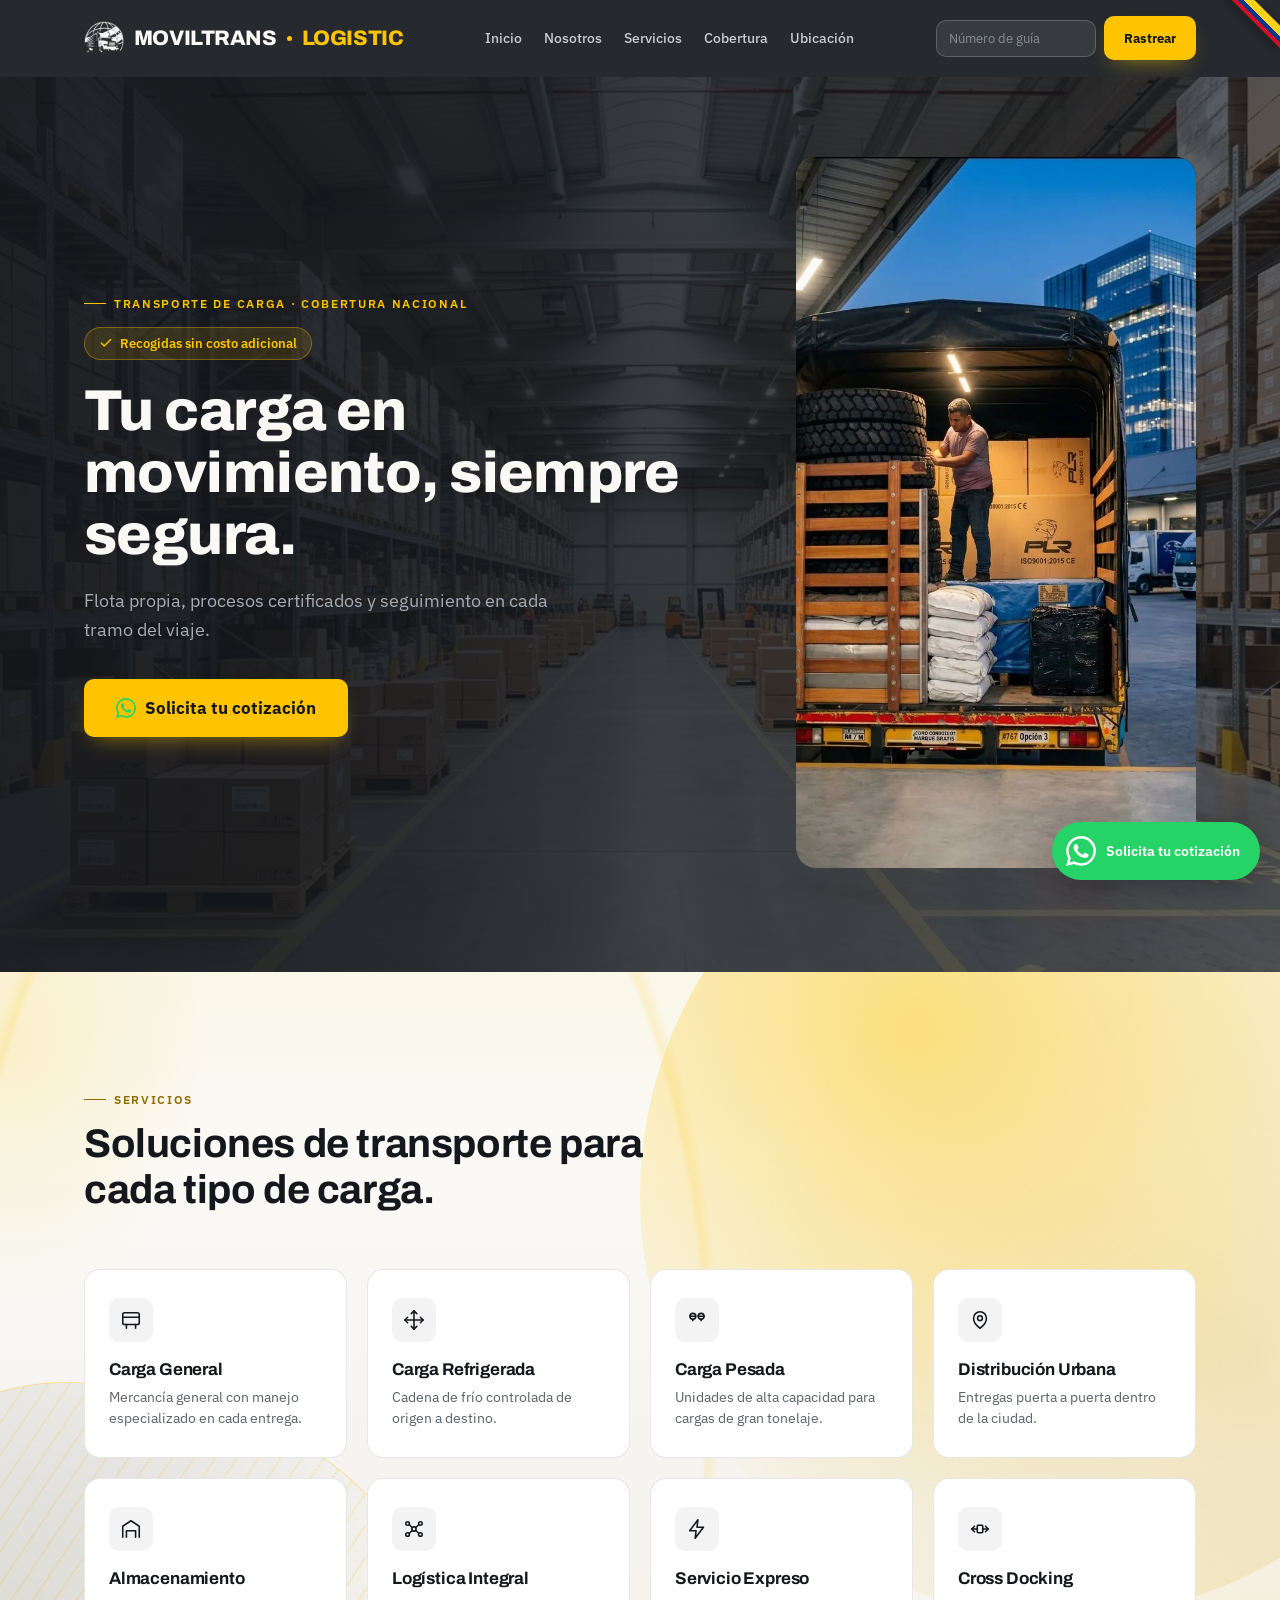
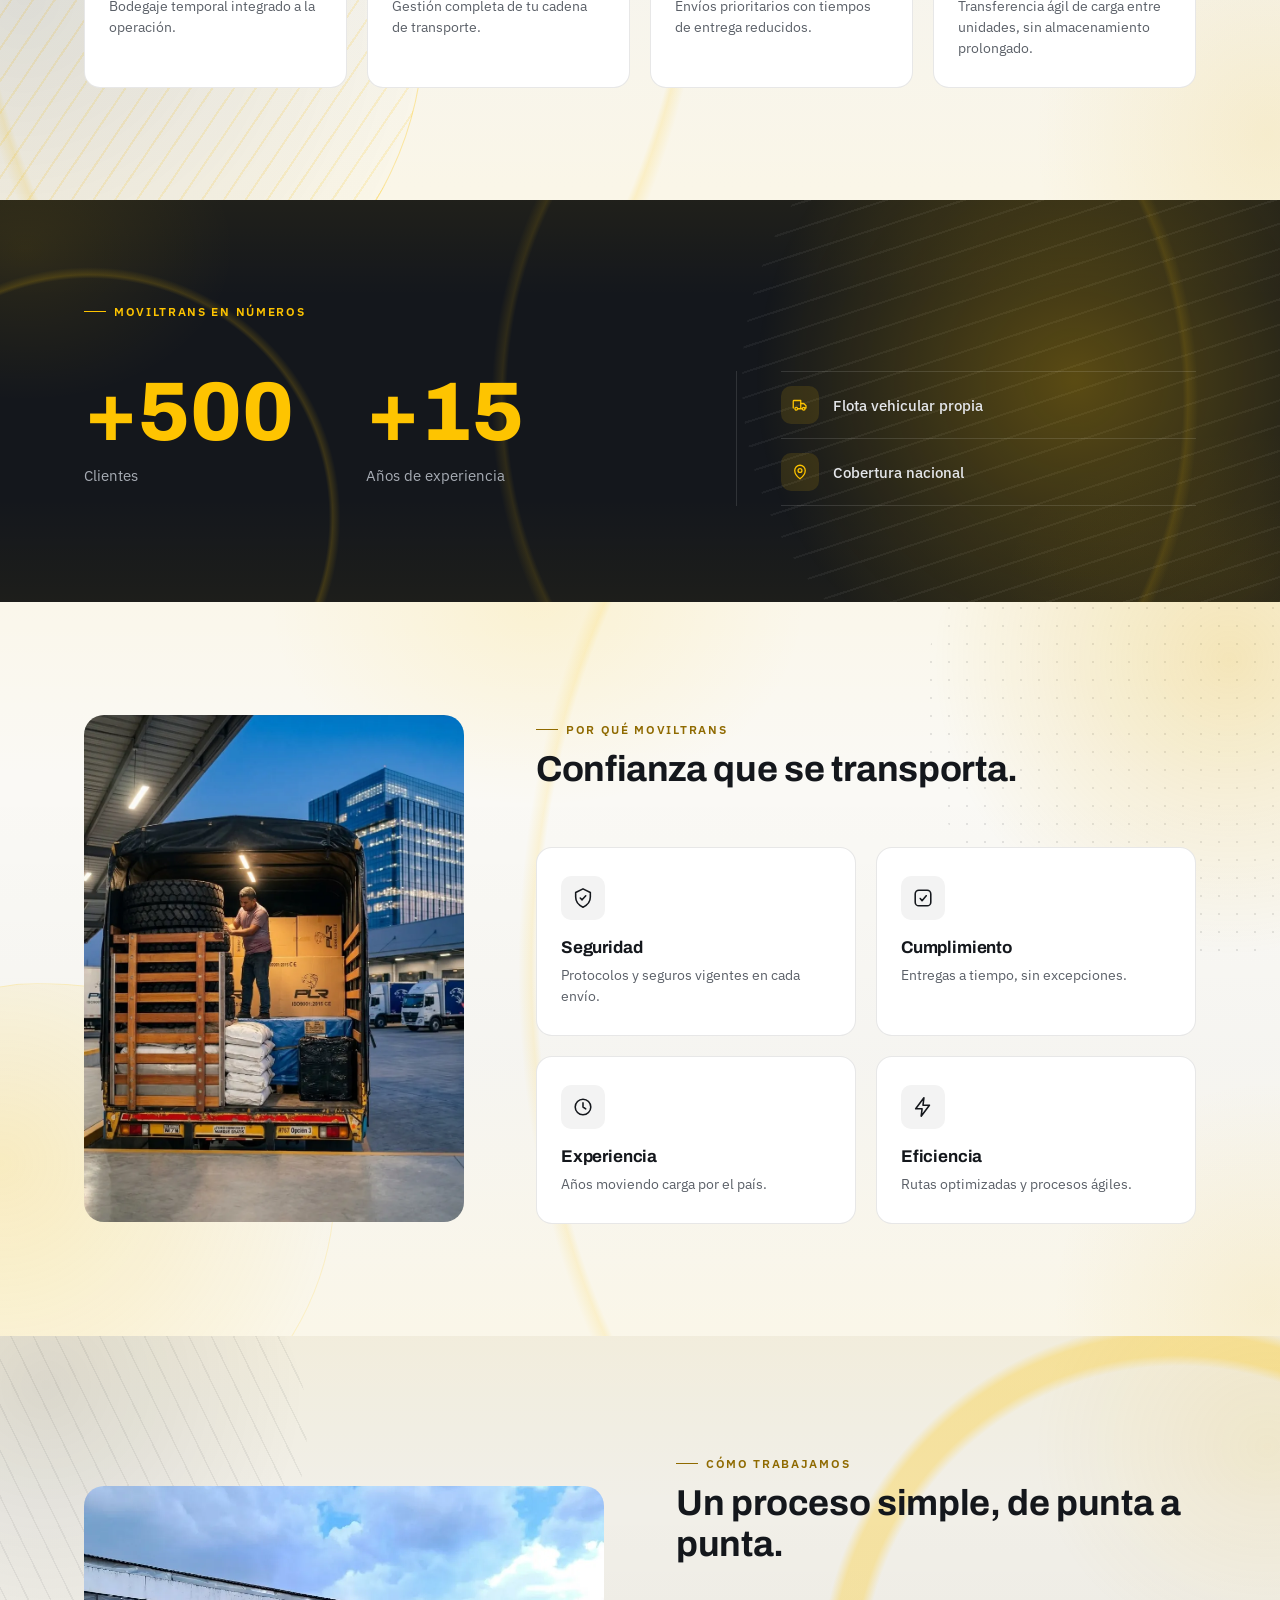
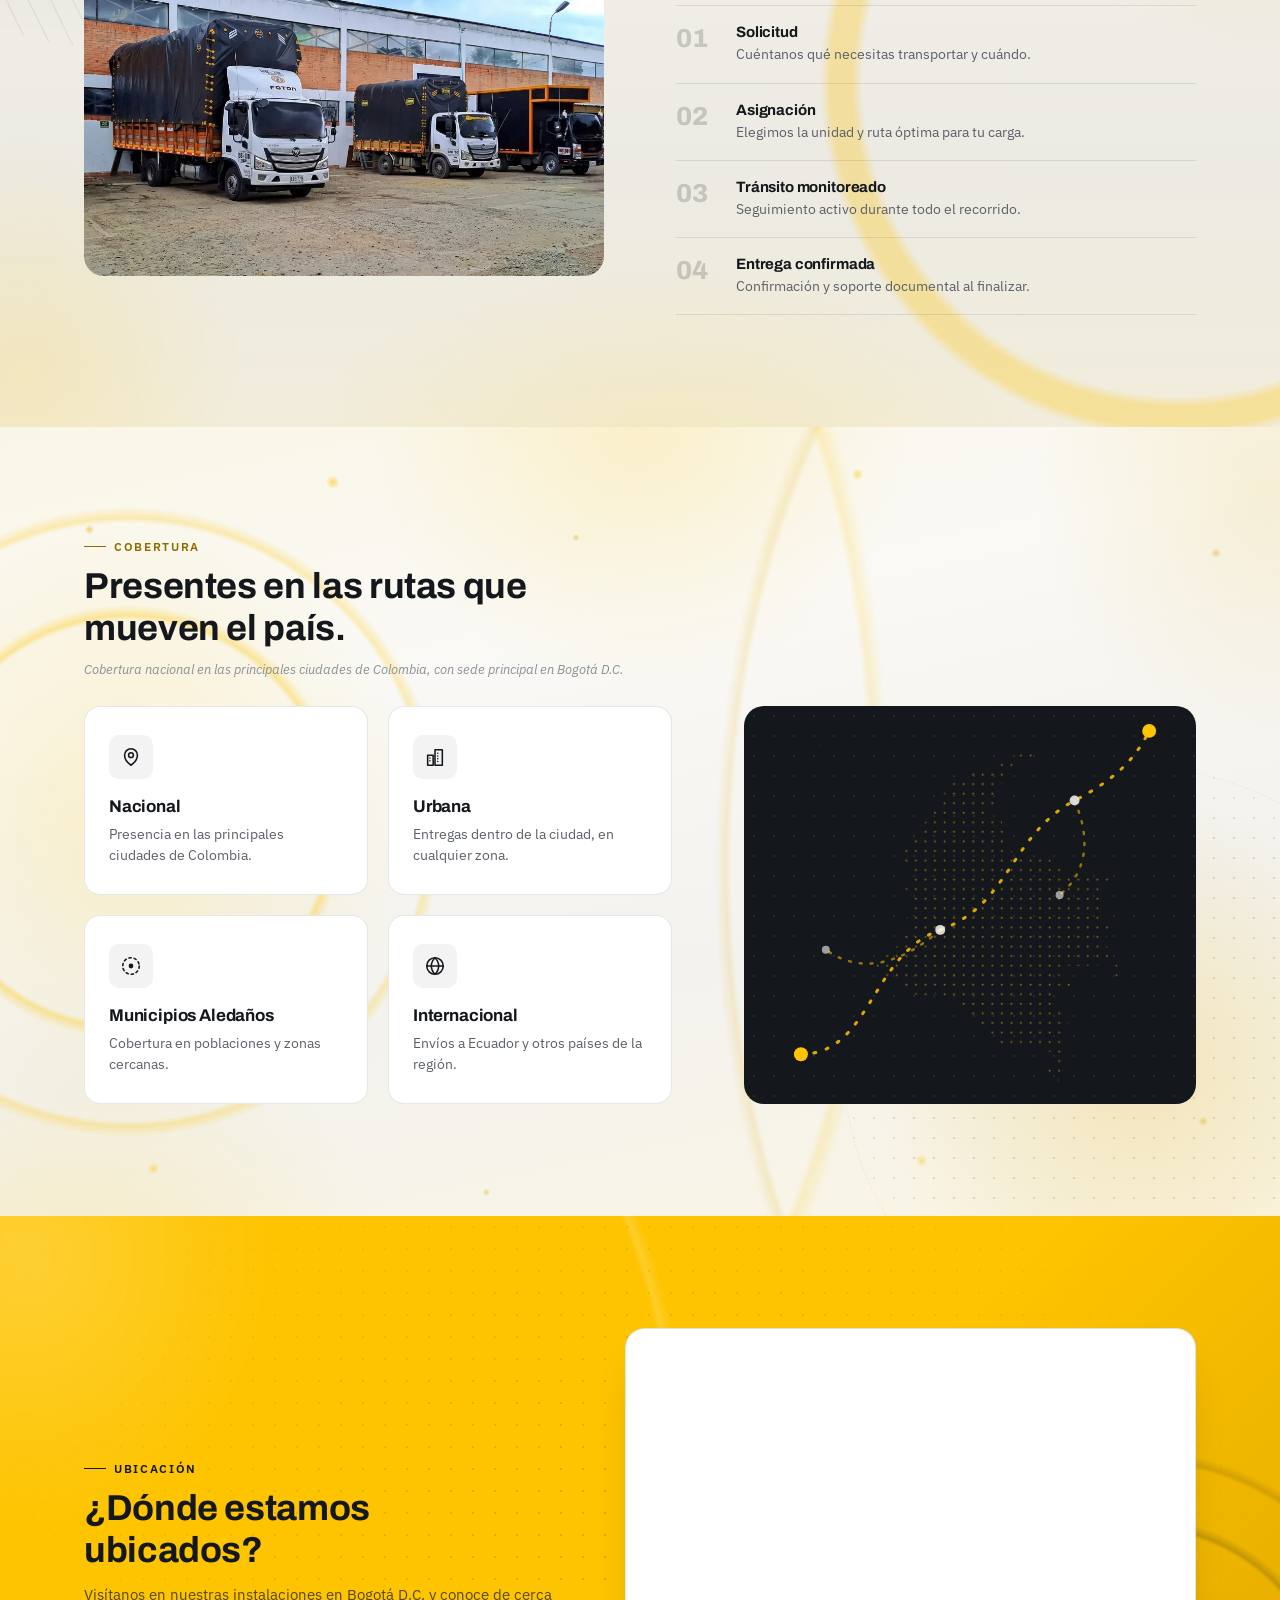
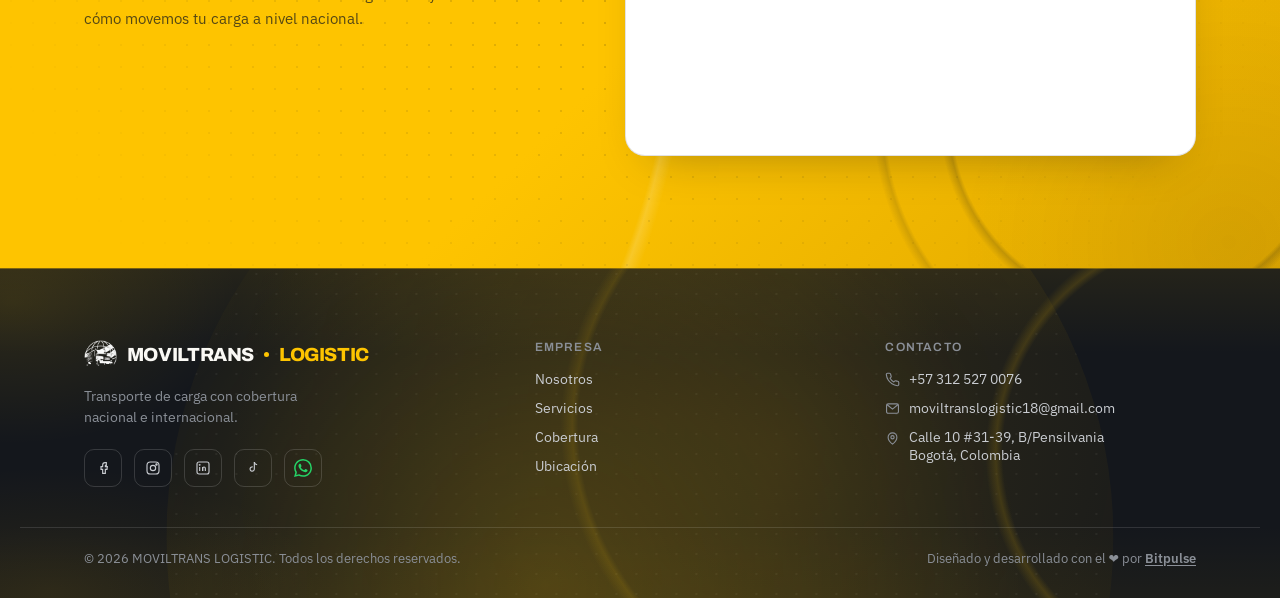
<file: index.html>
<!doctype html>
<html lang="es" class="js-disabled">
<head>
  <!-- Google tag (gtag.js) -->
  <script async src="https://www.googletagmanager.com/gtag/js?id=AW-18401727477"></script>
  <script>
    window.dataLayer = window.dataLayer || [];
    function gtag(){dataLayer.push(arguments);}
    gtag('js', new Date());

    gtag('config', 'AW-18401727477');
  </script>

  <!-- Event snippet for Enviar formulario de clientes potenciales conversion page
  In your html page, add the snippet and call gtag_report_conversion when someone clicks on the chosen link or button. -->
  <script>
  function gtag_report_conversion(url) {
    var callback = function () {
      if (typeof(url) != 'undefined') {
        window.open(url, '_blank', 'noopener,noreferrer');
      }
    };
    gtag('event', 'conversion', {
        'send_to': 'AW-18401727477/4S1ACIK1w-YcEPWn0MZE',
        'value': 1.0,
        'currency': 'COP',
        'event_callback': callback
    });
    return false;
  }
  </script>

  <meta charset="UTF-8">
  <meta name="viewport" content="width=device-width, initial-scale=1">
  <title>MOVILTRANS LOGISTIC | Transporte de Carga y Logística Nacional</title>
  <meta name="description" content="MOVILTRANS LOGISTIC: transporte de carga seguro y confiable, con cobertura nacional. Solicita tu cotización por WhatsApp.">
  <meta name="theme-color" content="#14171C">
  <link rel="icon" type="image/png" href="assets/favicon.png">

  <meta property="og:type" content="website">
  <meta property="og:site_name" content="MOVILTRANS LOGISTIC">
  <meta property="og:title" content="MOVILTRANS LOGISTIC | Transporte de Carga y Logística Nacional">
  <meta property="og:description" content="Transporte de carga seguro y confiable, con cobertura nacional. Solicita tu cotización por WhatsApp.">
  <meta property="og:locale" content="es_CO">

  <link rel="preconnect" href="https://fonts.googleapis.com">
  <link rel="preconnect" href="https://fonts.gstatic.com" crossorigin>
  <link href="https://fonts.googleapis.com/css2?family=Archivo:wght@600;700;800&family=IBM+Plex+Sans:wght@400;500;600&display=swap" rel="stylesheet">

  <link rel="stylesheet" href="css/style.css">
</head>
<body>
  <a class="skip-link" href="#main">Saltar al contenido</a>

  <div class="co-ribbon" aria-hidden="true"><span></span></div>

  <!-- ===================== HEADER ===================== -->
  <header class="site-header" id="top">
    <div class="container site-header__bar">
      <a class="brand" href="#" aria-label="MOVILTRANS LOGISTIC — Inicio">
        <img class="brand__logo" src="assets/logo_moviltrans.png" alt="" width="280" height="239">
        <span class="brand__name">MOVILTRANS</span>
        <span class="brand__dot" aria-hidden="true"></span>
        <span class="brand__suffix">LOGISTIC</span>
      </a>

      <nav class="nav-links" aria-label="Navegación principal">
        <a href="#">Inicio</a>
        <a href="#nosotros">Nosotros</a>
        <a href="#servicios">Servicios</a>
        <a href="#cobertura">Cobertura</a>
        <a href="#ubicacion">Ubicación</a>
      </nav>

      <div class="header-actions">
        <form class="header-track" data-track-form>
          <label class="visually-hidden" for="tracking-input-header">Número de guía</label>
          <input class="header-track__input" id="tracking-input-header" type="text" placeholder="Número de guía" autocomplete="off">
          <button class="btn btn-primary btn-sm header-track__submit" type="submit" title="Función de rastreo próximamente disponible">Rastrear</button>
        </form>
        <button class="nav-toggle" type="button" aria-expanded="false" aria-controls="mobile-menu" aria-label="Abrir menú de navegación">
          <span class="nav-toggle__icon" aria-hidden="true"><span></span><span></span><span></span></span>
        </button>
      </div>
    </div>

    <div class="mobile-menu" id="mobile-menu" inert>
      <div class="mobile-menu__inner">
        <nav class="mobile-menu__list" aria-label="Navegación móvil">
          <a href="#top">Inicio</a>
          <a href="#nosotros">Nosotros</a>
          <a href="#servicios">Servicios</a>
          <a href="#cobertura">Cobertura</a>
          <a href="#ubicacion">Ubicación</a>
        </nav>
        <div class="container mobile-menu__cta">
          <p class="mobile-menu__track-label">Rastrea tu envío</p>
          <form class="tracking-widget__form" data-track-form>
            <label class="visually-hidden" for="tracking-input-mobile">Número de guía</label>
            <input class="tracking-widget__input" id="tracking-input-mobile" type="text" placeholder="Número de guía" autocomplete="off">
            <button class="btn btn-outline-dark tracking-widget__submit" type="submit" title="Función de rastreo próximamente disponible">Rastrear</button>
          </form>
        </div>
      </div>
    </div>
  </header>

  <main id="main">

    <!-- ===================== HERO ===================== -->
    <section class="hero" aria-labelledby="hero-title">
      <!-- Background video: no <source> in the markup on purpose — main.js
           only attaches assets/fondo_bodega.mp4 (3.7MB) on connections that
           can actually afford it. Everyone else keeps the .hero CSS
           background (fondo_bodega.webp, 156KB), so nobody pays for a video
           they won't get. -->
      <video class="hero__bg-video" muted loop playsinline preload="none" poster="assets/fondo_bodega.webp" data-src="assets/fondo_bodega.mp4" aria-hidden="true"></video>
      <div class="container hero__grid">
        <div class="hero__content">
          <p class="eyebrow eyebrow--on-dark reveal">Transporte de carga · Cobertura nacional</p>
          <span class="hero__badge reveal">
            <svg width="14" height="14" viewBox="0 0 24 24" fill="none" stroke="currentColor" stroke-width="2.4" stroke-linecap="round" stroke-linejoin="round" aria-hidden="true"><path d="M20 6 9 17l-5-5"/></svg>
            Recogidas sin costo adicional
          </span>
          <h1 id="hero-title" class="hero__title reveal">Tu carga en movimiento, siempre segura.</h1>
          <p class="hero__subtitle reveal">Flota propia, procesos certificados y seguimiento en cada tramo del viaje.</p>
          <div class="hero__actions reveal">
            <a class="btn btn-primary btn-lg" href="#" data-whatsapp-cta>
              <svg width="20" height="20" viewBox="0 0 24 24" aria-hidden="true"><path fill="#25D366" d="M17.472 14.382c-.297-.149-1.758-.867-2.03-.967-.273-.099-.471-.148-.67.15-.198.297-.767.966-.94 1.164-.173.199-.347.223-.644.075-.297-.15-1.255-.463-2.39-1.475-.883-.788-1.48-1.761-1.653-2.059-.173-.297-.018-.458.13-.606.134-.133.298-.347.446-.52.149-.174.198-.298.298-.497.099-.198.05-.371-.025-.52-.075-.149-.669-1.612-.916-2.207-.242-.579-.487-.5-.669-.51-.173-.008-.371-.01-.57-.01-.198 0-.52.074-.792.372-.272.297-1.04 1.016-1.04 2.479 0 1.462 1.065 2.875 1.213 3.074.149.198 2.096 3.2 5.077 4.487.709.306 1.262.489 1.694.625.712.227 1.36.195 1.871.118.571-.085 1.758-.719 2.006-1.413.248-.694.248-1.289.173-1.413-.074-.124-.272-.198-.57-.347m-5.421 7.403h-.004a9.87 9.87 0 0 1-5.031-1.378l-.361-.214-3.741.982.998-3.648-.235-.374a9.86 9.86 0 0 1-1.51-5.26c.001-5.45 4.436-9.884 9.888-9.884 2.64 0 5.122 1.031 6.988 2.898a9.825 9.825 0 0 1 2.893 6.994c-.003 5.45-4.437 9.884-9.885 9.884m8.413-18.297A11.815 11.815 0 0 0 12.05 0C5.495 0 .16 5.335.157 11.892c0 2.096.547 4.142 1.588 5.945L.057 24l6.305-1.654a11.882 11.882 0 0 0 5.683 1.448h.005c6.554 0 11.89-5.335 11.893-11.893a11.821 11.821 0 0 0-3.48-8.413"/></svg>
              Solicita tu cotización
            </a>
          </div>
        </div>

        <div class="hero__visual reveal" aria-hidden="true">
          <div class="hero__visual-inner">
            <div class="speed-line speed-line--1"></div>
            <div class="speed-line speed-line--2"></div>
            <div class="speed-line speed-line--3"></div>
            <div class="speed-line speed-line--4"></div>
            <div class="speed-line speed-line--5"></div>
            <div class="glow-spot"></div>
          </div>
          <!-- No <source> here — main.js attaches assets/video_entrada.mp4
               (12MB!) on load, unconditionally (including on phones and
               slow connections). Until main.js runs, this panel shows its
               poster, assets/cargando_camion.webp, as a static image. -->
          <video class="hero__video" muted loop playsinline preload="none" poster="assets/cargando_camion.webp" data-src="assets/video_entrada.mp4"></video>
        </div>
      </div>
    </section>

    <!-- ===================== SERVICIOS ===================== -->
    <section class="section section--paper" id="servicios" aria-labelledby="servicios-title">
      <div class="container">
        <p class="eyebrow reveal">Servicios</p>
        <h2 id="servicios-title" class="section-title reveal">Soluciones de transporte para cada tipo de carga.</h2>

        <div class="card-grid">
          <div class="card reveal">
            <div class="icon-wrap" aria-hidden="true">
              <svg width="22" height="22" viewBox="0 0 24 24" fill="none" stroke="currentColor" stroke-width="1.7" stroke-linecap="round" stroke-linejoin="round"><rect x="3" y="4" width="18" height="13" rx="2"/><path d="M3 9h18"/><path d="M7 21v-4"/><path d="M17 21v-4"/></svg>
            </div>
            <h3 class="card__title">Carga General</h3>
            <p class="card__text">Mercancía general con manejo especializado en cada entrega.</p>
          </div>
          <div class="card reveal">
            <div class="icon-wrap" aria-hidden="true">
              <svg width="22" height="22" viewBox="0 0 24 24" fill="none" stroke="currentColor" stroke-width="1.7" stroke-linecap="round" stroke-linejoin="round"><path d="M12 2v20"/><path d="M12 2l3 3M12 2 9 5"/><path d="M12 22l3-3M12 22l-3-3"/><path d="M2 12h20"/><path d="M2 12l3-3M2 12l3 3"/><path d="M22 12l-3-3M22 12l-3 3"/></svg>
            </div>
            <h3 class="card__title">Carga Refrigerada</h3>
            <p class="card__text">Cadena de frío controlada de origen a destino.</p>
          </div>
          <div class="card reveal">
            <div class="icon-wrap" aria-hidden="true">
              <svg width="22" height="22" viewBox="0 0 24 24" fill="none" stroke="currentColor" stroke-width="1.7" stroke-linecap="round" stroke-linejoin="round"><circle cx="7.5" cy="8" r="3.2"/><circle cx="16.5" cy="8" r="3.2"/><path d="M7.5 11.2v1.6M16.5 11.2v1.6"/><path d="M4.3 8h6.4M13.3 8h6.4"/></svg>
            </div>
            <h3 class="card__title">Carga Pesada</h3>
            <p class="card__text">Unidades de alta capacidad para cargas de gran tonelaje.</p>
          </div>
          <div class="card reveal">
            <div class="icon-wrap" aria-hidden="true">
              <svg width="22" height="22" viewBox="0 0 24 24" fill="none" stroke="currentColor" stroke-width="1.7" stroke-linecap="round" stroke-linejoin="round"><path d="M12 21s-7-5.1-7-11a7 7 0 0 1 14 0c0 5.9-7 11-7 11Z"/><circle cx="12" cy="10" r="2.6"/></svg>
            </div>
            <h3 class="card__title">Distribución Urbana</h3>
            <p class="card__text">Entregas puerta a puerta dentro de la ciudad.</p>
          </div>
          <div class="card reveal">
            <div class="icon-wrap" aria-hidden="true">
              <svg width="22" height="22" viewBox="0 0 24 24" fill="none" stroke="currentColor" stroke-width="1.7" stroke-linecap="round" stroke-linejoin="round"><path d="M3 21V9l9-6 9 6v12"/><path d="M7 21v-7h10v7"/></svg>
            </div>
            <h3 class="card__title">Almacenamiento</h3>
            <p class="card__text">Bodegaje temporal integrado a la operación.</p>
          </div>
          <div class="card reveal">
            <div class="icon-wrap" aria-hidden="true">
              <svg width="22" height="22" viewBox="0 0 24 24" fill="none" stroke="currentColor" stroke-width="1.7" stroke-linecap="round" stroke-linejoin="round"><circle cx="5" cy="6" r="2"/><circle cx="19" cy="6" r="2"/><circle cx="5" cy="18" r="2"/><circle cx="19" cy="18" r="2"/><circle cx="12" cy="12" r="2.3"/><path d="M6.6 7.1 10 10.4M17.4 7.1 14 10.4M6.6 16.9 10 13.6M17.4 16.9 14 13.6"/></svg>
            </div>
            <h3 class="card__title">Logística Integral</h3>
            <p class="card__text">Gestión completa de tu cadena de transporte.</p>
          </div>
          <div class="card reveal">
            <div class="icon-wrap" aria-hidden="true">
              <svg width="22" height="22" viewBox="0 0 24 24" fill="none" stroke="currentColor" stroke-width="1.7" stroke-linecap="round" stroke-linejoin="round"><path d="M13 2 4 14h7l-1 8 9-12h-7l1-8Z"/></svg>
            </div>
            <h3 class="card__title">Servicio Expreso</h3>
            <p class="card__text">Envíos prioritarios con tiempos de entrega reducidos.</p>
          </div>
          <div class="card reveal">
            <div class="icon-wrap" aria-hidden="true">
              <svg width="22" height="22" viewBox="0 0 24 24" fill="none" stroke="currentColor" stroke-width="1.7" stroke-linecap="round" stroke-linejoin="round"><rect x="9" y="8" width="6" height="8" rx="1"/><path d="M3 12h6"/><path d="M6 9 3 12l3 3"/><path d="M21 12h-6"/><path d="M18 9l3 3-3 3"/></svg>
            </div>
            <h3 class="card__title">Cross Docking</h3>
            <p class="card__text">Transferencia ágil de carga entre unidades, sin almacenamiento prolongado.</p>
          </div>
        </div>
      </div>
    </section>

    <!-- ===================== CIFRAS ===================== -->
    <section class="section--tight section--dark cifras-section" aria-labelledby="cifras-title">
      <div class="container">
        <h2 class="eyebrow eyebrow--on-dark reveal" id="cifras-title">MOVILTRANS en números</h2>

        <div class="stats-hero">
          <div class="stats-hero__numbers">
            <div class="stat-big reveal">
              <div class="stat-big__value">+500</div>
              <div class="stat-big__label">Clientes</div>
            </div>
            <div class="stat-big reveal">
              <div class="stat-big__value">+15</div>
              <div class="stat-big__label">Años de experiencia</div>
            </div>
          </div>

          <div class="stats-hero__features">
            <div class="stat-feature reveal">
              <span class="stat-feature__icon" aria-hidden="true">
                <svg width="18" height="18" viewBox="0 0 24 24" fill="none" stroke="currentColor" stroke-width="1.7" stroke-linecap="round" stroke-linejoin="round"><path d="M3 16V7a1 1 0 0 1 1-1h9v10"/><path d="M13 10h4l3 3v3h-2"/><circle cx="7" cy="17" r="1.8"/><circle cx="17" cy="17" r="1.8"/><path d="M9 17h6"/></svg>
              </span>
              <span class="stat-feature__text">Flota vehicular propia</span>
            </div>
            <div class="stat-feature reveal">
              <span class="stat-feature__icon" aria-hidden="true">
                <svg width="18" height="18" viewBox="0 0 24 24" fill="none" stroke="currentColor" stroke-width="1.7" stroke-linecap="round" stroke-linejoin="round"><path d="M12 21s-7-5.1-7-11a7 7 0 0 1 14 0c0 5.9-7 11-7 11Z"/><circle cx="12" cy="10" r="2.6"/></svg>
              </span>
              <span class="stat-feature__text">Cobertura nacional</span>
            </div>
          </div>
        </div>
      </div>
    </section>

    <!-- ===================== POR QUÉ MOVILTRANS ===================== -->
    <section class="section section--paper" id="nosotros" aria-labelledby="porque-title">
      <div class="container split">
        <div class="split__media split__media--portrait reveal">
          <img class="split__img" src="assets/cargando_camion.webp" alt="Carga de mercancía en un camión de transporte" width="880" height="1187" loading="lazy" decoding="async">
        </div>

        <div class="split__content">
          <p class="eyebrow reveal">Por qué MOVILTRANS</p>
          <h2 id="porque-title" class="section-title section-title--tight reveal">Confianza que se transporta.</h2>

          <div class="card-grid">
            <div class="card reveal">
              <div class="icon-wrap" aria-hidden="true">
                <svg width="22" height="22" viewBox="0 0 24 24" fill="none" stroke="currentColor" stroke-width="1.7" stroke-linecap="round" stroke-linejoin="round"><path d="M12 2 20 6v5c0 5-3.5 9-8 11-4.5-2-8-6-8-11V6l8-4Z"/><path d="M9 12l2 2 4-4.5"/></svg>
              </div>
              <h3 class="card__title">Seguridad</h3>
              <p class="card__text">Protocolos y seguros vigentes en cada envío.</p>
            </div>
            <div class="card reveal">
              <div class="icon-wrap" aria-hidden="true">
                <svg width="22" height="22" viewBox="0 0 24 24" fill="none" stroke="currentColor" stroke-width="1.7" stroke-linecap="round" stroke-linejoin="round"><path d="M9 12.5 11 15l4.5-5.5"/><rect x="3.5" y="3.5" width="17" height="17" rx="4"/></svg>
              </div>
              <h3 class="card__title">Cumplimiento</h3>
              <p class="card__text">Entregas a tiempo, sin excepciones.</p>
            </div>
            <div class="card reveal">
              <div class="icon-wrap" aria-hidden="true">
                <svg width="22" height="22" viewBox="0 0 24 24" fill="none" stroke="currentColor" stroke-width="1.7" stroke-linecap="round" stroke-linejoin="round"><circle cx="12" cy="12" r="8.5"/><path d="M12 7.5V12l3 2"/></svg>
              </div>
              <h3 class="card__title">Experiencia</h3>
              <p class="card__text">Años moviendo carga por el país.</p>
            </div>
            <div class="card reveal">
              <div class="icon-wrap" aria-hidden="true">
                <svg width="22" height="22" viewBox="0 0 24 24" fill="none" stroke="currentColor" stroke-width="1.7" stroke-linecap="round" stroke-linejoin="round"><path d="M13 2 4 14h7l-1 8 9-12h-7l1-8Z"/></svg>
              </div>
              <h3 class="card__title">Eficiencia</h3>
              <p class="card__text">Rutas optimizadas y procesos ágiles.</p>
            </div>
          </div>
        </div>
      </div>
    </section>

    <!-- ===================== OPERACIÓN ===================== -->
    <section class="section section--paper-2 operacion-section" aria-labelledby="operacion-title">
      <div class="container split">
        <div class="split__media reveal">
          <img class="split__img" src="assets/como_trabajamos.webp" alt="Equipo de MOVILTRANS LOGISTIC coordinando el transporte de carga" width="1024" height="1024" loading="lazy" decoding="async">
        </div>

        <div class="split__content">
          <p class="eyebrow reveal">Cómo trabajamos</p>
          <h2 id="operacion-title" class="section-title section-title--tight reveal">Un proceso simple, de punta a punta.</h2>

          <div class="steps">
            <div class="step reveal">
              <span class="step__num" aria-hidden="true">01</span>
              <div><h3 class="step__title">Solicitud</h3><p class="step__text">Cuéntanos qué necesitas transportar y cuándo.</p></div>
            </div>
            <div class="step reveal">
              <span class="step__num" aria-hidden="true">02</span>
              <div><h3 class="step__title">Asignación</h3><p class="step__text">Elegimos la unidad y ruta óptima para tu carga.</p></div>
            </div>
            <div class="step reveal">
              <span class="step__num" aria-hidden="true">03</span>
              <div><h3 class="step__title">Tránsito monitoreado</h3><p class="step__text">Seguimiento activo durante todo el recorrido.</p></div>
            </div>
            <div class="step reveal">
              <span class="step__num" aria-hidden="true">04</span>
              <div><h3 class="step__title">Entrega confirmada</h3><p class="step__text">Confirmación y soporte documental al finalizar.</p></div>
            </div>
          </div>
        </div>
      </div>
    </section>

    <!-- ===================== COBERTURA ===================== -->
    <section class="section section--paper" id="cobertura" aria-labelledby="cobertura-title">
      <div class="container split">
        <div class="split__content cobertura-content">
          <p class="eyebrow reveal">Cobertura</p>
          <h2 id="cobertura-title" class="section-title section-title--tight reveal">Presentes en las rutas que mueven el país.</h2>
          <p class="section-lede reveal">Cobertura nacional en las principales ciudades de Colombia, con sede principal en Bogotá D.C.</p>

          <div class="card-grid cobertura-grid">
            <div class="card reveal">
              <div class="icon-wrap" aria-hidden="true">
                <svg width="22" height="22" viewBox="0 0 24 24" fill="none" stroke="currentColor" stroke-width="1.7" stroke-linecap="round" stroke-linejoin="round"><path d="M12 21s-7-5.1-7-11a7 7 0 0 1 14 0c0 5.9-7 11-7 11Z"/><circle cx="12" cy="10" r="2.6"/></svg>
              </div>
              <h3 class="card__title">Nacional</h3>
              <p class="card__text">Presencia en las principales ciudades de Colombia.</p>
            </div>
            <div class="card reveal">
              <div class="icon-wrap" aria-hidden="true">
                <svg width="22" height="22" viewBox="0 0 24 24" fill="none" stroke="currentColor" stroke-width="1.7" stroke-linecap="round" stroke-linejoin="round"><rect x="4" y="10" width="6" height="11"/><rect x="12" y="4" width="8" height="17"/><path d="M6.5 13v.01M6.5 16v.01M15 8v.01M15 11v.01M15 14v.01M15 17v.01"/></svg>
              </div>
              <h3 class="card__title">Urbana</h3>
              <p class="card__text">Entregas dentro de la ciudad, en cualquier zona.</p>
            </div>
            <div class="card reveal">
              <div class="icon-wrap" aria-hidden="true">
                <svg width="22" height="22" viewBox="0 0 24 24" fill="none" stroke="currentColor" stroke-width="1.7" stroke-linecap="round" stroke-linejoin="round"><circle cx="12" cy="12" r="9" stroke-dasharray="2.5 3.2"/><circle cx="12" cy="12" r="2.6" fill="currentColor" stroke="none"/></svg>
              </div>
              <h3 class="card__title">Municipios Aledaños</h3>
              <p class="card__text">Cobertura en poblaciones y zonas cercanas.</p>
            </div>
            <div class="card reveal">
              <div class="icon-wrap" aria-hidden="true">
                <svg width="22" height="22" viewBox="0 0 24 24" fill="none" stroke="currentColor" stroke-width="1.7" stroke-linecap="round" stroke-linejoin="round"><circle cx="12" cy="12" r="9"/><path d="M3 12h18"/><path d="M12 3c2.5 2.5 4 5.5 4 9s-1.5 6.5-4 9c-2.5-2.5-4-5.5-4-9s1.5-6.5 4-9Z"/></svg>
              </div>
              <h3 class="card__title">Internacional</h3>
              <p class="card__text">Envíos a Ecuador y otros países de la región.</p>
            </div>
          </div>
        </div>

        <div class="split__media split__media--square cobertura-media reveal" aria-hidden="true">
          <svg class="route-map" viewBox="0 0 400 400" fill="none">
            <path d="M30 350 C 100 350, 100 250, 170 225 C 240 200, 240 130, 305 95 C 345 74, 365 55, 380 25" stroke="#FEC400" stroke-width="3" stroke-linecap="round" stroke-dasharray="2 11" opacity="0.85"/>
            <path d="M170 225 C 130 260, 90 270, 55 245" stroke="#FEC400" stroke-width="2.5" stroke-linecap="round" stroke-dasharray="2 9" opacity="0.55"/>
            <path d="M305 95 C 320 130, 320 165, 290 190" stroke="#FEC400" stroke-width="2.5" stroke-linecap="round" stroke-dasharray="2 9" opacity="0.55"/>
            <circle cx="30" cy="350" r="7" fill="#FEC400"/>
            <circle cx="170" cy="225" r="5" fill="#FAF9F5" opacity="0.85"/>
            <circle cx="305" cy="95" r="5" fill="#FAF9F5" opacity="0.85"/>
            <circle cx="380" cy="25" r="7" fill="#FEC400"/>
            <circle cx="55" cy="245" r="4" fill="#FAF9F5" opacity="0.6"/>
            <circle cx="290" cy="190" r="4" fill="#FAF9F5" opacity="0.6"/>
          </svg>
        </div>
      </div>
    </section>

    <!-- ===================== UBICACIÓN ===================== -->
    <section class="section section--brand location-section" id="ubicacion" aria-labelledby="ubicacion-title">
      <div class="container split">
        <div class="split__content">
          <p class="eyebrow reveal">Ubicación</p>
          <h2 id="ubicacion-title" class="section-title section-title--tight reveal">¿Dónde estamos ubicados?</h2>
          <p class="location-lede reveal">Visítanos en nuestras instalaciones en Bogotá D.C. y conoce de cerca cómo movemos tu carga a nivel nacional.</p>
        </div>

        <div class="map-embed split__media reveal">
          <iframe src="https://www.google.com/maps/embed?pb=!1m18!1m12!1m3!1d1988.4519467864386!2d-74.09754536124024!3d4.611220098840872!2m3!1f0!2f0!3f0!3m2!1i1024!2i768!4f13.1!3m3!1m2!1s0x8e3f996bc1b0fcd9%3A0xf99b78c7cad79d9d!2zQ2wuIDEwICMgMzEtMzksIFB1ZW50ZSBBcmFuZGEsIEJvZ290w6EsIEQuQy4sIEJvZ290w6EsIEJvZ290w6EsIEQuQy4!5e0!3m2!1ses-419!2sco!4v1787462361245!5m2!1ses-419!2sco" width="600" height="450" style="border:0;" allowfullscreen="" loading="lazy" referrerpolicy="strict-origin-when-cross-origin" title="Ubicación de MOVILTRANS LOGISTIC en Google Maps"></iframe>
        </div>
      </div>
    </section>
  </main>

  <!-- ===================== FOOTER ===================== -->
  <footer class="site-footer">
    <div class="container footer-top">
      <div class="footer-col--brand">
        <a class="brand brand--sm" href="#top" aria-label="MOVILTRANS LOGISTIC — Inicio">
          <img class="brand__logo" src="assets/logo_moviltrans.png" alt="" width="280" height="239">
          <span class="brand__name">MOVILTRANS</span>
          <span class="brand__dot" aria-hidden="true"></span>
          <span class="brand__suffix">LOGISTIC</span>
        </a>
        <p class="footer-tagline">Transporte de carga con cobertura nacional e internacional.</p>

        <div class="social-row" aria-label="Redes sociales de MOVILTRANS LOGISTIC">
          <a class="social-link" href="#" aria-label="Facebook de MOVILTRANS LOGISTIC">
            <svg width="16" height="16" viewBox="0 0 24 24" fill="none" stroke="currentColor" stroke-width="1.7" aria-hidden="true"><path d="M15 8h2V4h-2c-2 0-3.5 1.6-3.5 3.6V10H9v4h2.5v6h4v-6H18l.5-4h-3V8Z"/></svg>
          </a>
          <a class="social-link" href="#" aria-label="Instagram de MOVILTRANS LOGISTIC">
            <svg width="16" height="16" viewBox="0 0 24 24" fill="none" stroke="currentColor" stroke-width="1.7" aria-hidden="true"><rect x="3" y="3" width="18" height="18" rx="5"/><circle cx="12" cy="12" r="4"/><circle cx="17.2" cy="6.8" r="1"/></svg>
          </a>
          <a class="social-link" href="#" aria-label="LinkedIn de MOVILTRANS LOGISTIC">
            <svg width="16" height="16" viewBox="0 0 24 24" fill="none" stroke="currentColor" stroke-width="1.7" aria-hidden="true"><rect x="3" y="3" width="18" height="18" rx="3"/><path d="M7 10.5v6"/><circle cx="7" cy="7.3" r="0.6" fill="currentColor"/><path d="M11.5 16.5v-4a2 2 0 0 1 4 0v4"/><path d="M11.5 10.5v6"/></svg>
          </a>
          <a class="social-link" href="#" aria-label="TikTok de MOVILTRANS LOGISTIC">
            <svg width="16" height="16" viewBox="0 0 24 24" fill="none" stroke="currentColor" stroke-width="1.7" aria-hidden="true"><path d="M14 3v10.5a3.2 3.2 0 1 1-2.4-3.1"/><path d="M14 3c.3 2.2 2 3.9 4.2 4.2"/></svg>
          </a>
          <a class="social-link" href="#" data-whatsapp-cta aria-label="WhatsApp de MOVILTRANS LOGISTIC">
            <svg width="18" height="18" viewBox="0 0 24 24" aria-hidden="true"><path fill="#25D366" d="M17.472 14.382c-.297-.149-1.758-.867-2.03-.967-.273-.099-.471-.148-.67.15-.198.297-.767.966-.94 1.164-.173.199-.347.223-.644.075-.297-.15-1.255-.463-2.39-1.475-.883-.788-1.48-1.761-1.653-2.059-.173-.297-.018-.458.13-.606.134-.133.298-.347.446-.52.149-.174.198-.298.298-.497.099-.198.05-.371-.025-.52-.075-.149-.669-1.612-.916-2.207-.242-.579-.487-.5-.669-.51-.173-.008-.371-.01-.57-.01-.198 0-.52.074-.792.372-.272.297-1.04 1.016-1.04 2.479 0 1.462 1.065 2.875 1.213 3.074.149.198 2.096 3.2 5.077 4.487.709.306 1.262.489 1.694.625.712.227 1.36.195 1.871.118.571-.085 1.758-.719 2.006-1.413.248-.694.248-1.289.173-1.413-.074-.124-.272-.198-.57-.347m-5.421 7.403h-.004a9.87 9.87 0 0 1-5.031-1.378l-.361-.214-3.741.982.998-3.648-.235-.374a9.86 9.86 0 0 1-1.51-5.26c.001-5.45 4.436-9.884 9.888-9.884 2.64 0 5.122 1.031 6.988 2.898a9.825 9.825 0 0 1 2.893 6.994c-.003 5.45-4.437 9.884-9.885 9.884m8.413-18.297A11.815 11.815 0 0 0 12.05 0C5.495 0 .16 5.335.157 11.892c0 2.096.547 4.142 1.588 5.945L.057 24l6.305-1.654a11.882 11.882 0 0 0 5.683 1.448h.005c6.554 0 11.89-5.335 11.893-11.893a11.821 11.821 0 0 0-3.48-8.413"/></svg>
          </a>
        </div>
      </div>

      <div class="footer-col">
        <h3 class="footer-col__title">Empresa</h3>
        <nav class="footer-links" aria-label="Navegación del footer">
          <a href="#nosotros">Nosotros</a>
          <a href="#servicios">Servicios</a>
          <a href="#cobertura">Cobertura</a>
          <a href="#ubicacion">Ubicación</a>
        </nav>
      </div>

      <div class="footer-col">
        <h3 class="footer-col__title">Contacto</h3>
        <div class="footer-links">
          <a class="footer-contact-link" href="tel:+573125270076">
            <svg width="15" height="15" viewBox="0 0 24 24" fill="none" stroke="currentColor" stroke-width="1.8" stroke-linecap="round" stroke-linejoin="round" aria-hidden="true"><path d="M22 16.92v3a2 2 0 0 1-2.18 2 19.79 19.79 0 0 1-8.63-3.07 19.5 19.5 0 0 1-6-6 19.79 19.79 0 0 1-3.07-8.67A2 2 0 0 1 4.11 2h3a2 2 0 0 1 2 1.72c.127.96.361 1.903.7 2.81a2 2 0 0 1-.45 2.11L8.09 9.91a16 16 0 0 0 6 6l1.27-1.27a2 2 0 0 1 2.11-.45c.907.339 1.85.573 2.81.7A2 2 0 0 1 22 16.92z"/></svg>
            +57 312 527 0076
          </a>
          <a class="footer-contact-link" href="mailto:moviltranslogistic18@gmail.com">
            <svg width="15" height="15" viewBox="0 0 24 24" fill="none" stroke="currentColor" stroke-width="1.8" stroke-linecap="round" stroke-linejoin="round" aria-hidden="true"><rect x="2.5" y="4.5" width="19" height="15" rx="2.5"/><path d="m3.5 6 8.5 7 8.5-7"/></svg>
            moviltranslogistic18@gmail.com
          </a>
          <a class="footer-contact-link footer-contact-link--address" href="https://www.google.com/maps/search/?api=1&amp;query=Calle%2010%20%2331-39%2C%20Barrio%20Pensilvania%2C%20Bogot%C3%A1%2C%20Colombia" target="_blank" rel="noopener noreferrer">
            <svg width="15" height="15" viewBox="0 0 24 24" fill="none" stroke="currentColor" stroke-width="1.8" stroke-linecap="round" stroke-linejoin="round" aria-hidden="true"><path d="M12 21s-7-5.1-7-11a7 7 0 0 1 14 0c0 5.9-7 11-7 11Z"/><circle cx="12" cy="10" r="2.6"/></svg>
            <span>Calle 10 #31-39, B/Pensilvania<br>Bogotá, Colombia</span>
          </a>
        </div>
      </div>
    </div>

    <div class="container footer-bottom">
      <small>© 2026 MOVILTRANS LOGISTIC. Todos los derechos reservados.</small>
      <div class="footer-legal">
        <span>Diseñado y desarrollado con el ❤️ por <a href="https://www.bitpulse.com.co" target="_blank" rel="noopener noreferrer">Bitpulse</a></span>
      </div>
    </div>
  </footer>

  <!-- ===================== WHATSAPP FLOATING BUTTON ===================== -->
  <a class="whatsapp-float" href="#" data-whatsapp-cta aria-label="Solicita tu cotización por WhatsApp">
    <span class="whatsapp-float__icon" aria-hidden="true">
      <svg width="30" height="30" viewBox="0 0 24 24"><path fill="#FFFFFF" d="M17.472 14.382c-.297-.149-1.758-.867-2.03-.967-.273-.099-.471-.148-.67.15-.198.297-.767.966-.94 1.164-.173.199-.347.223-.644.075-.297-.15-1.255-.463-2.39-1.475-.883-.788-1.48-1.761-1.653-2.059-.173-.297-.018-.458.13-.606.134-.133.298-.347.446-.52.149-.174.198-.298.298-.497.099-.198.05-.371-.025-.52-.075-.149-.669-1.612-.916-2.207-.242-.579-.487-.5-.669-.51-.173-.008-.371-.01-.57-.01-.198 0-.52.074-.792.372-.272.297-1.04 1.016-1.04 2.479 0 1.462 1.065 2.875 1.213 3.074.149.198 2.096 3.2 5.077 4.487.709.306 1.262.489 1.694.625.712.227 1.36.195 1.871.118.571-.085 1.758-.719 2.006-1.413.248-.694.248-1.289.173-1.413-.074-.124-.272-.198-.57-.347m-5.421 7.403h-.004a9.87 9.87 0 0 1-5.031-1.378l-.361-.214-3.741.982.998-3.648-.235-.374a9.86 9.86 0 0 1-1.51-5.26c.001-5.45 4.436-9.884 9.888-9.884 2.64 0 5.122 1.031 6.988 2.898a9.825 9.825 0 0 1 2.893 6.994c-.003 5.45-4.437 9.884-9.885 9.884m8.413-18.297A11.815 11.815 0 0 0 12.05 0C5.495 0 .16 5.335.157 11.892c0 2.096.547 4.142 1.588 5.945L.057 24l6.305-1.654a11.882 11.882 0 0 0 5.683 1.448h.005c6.554 0 11.89-5.335 11.893-11.893a11.821 11.821 0 0 0-3.48-8.413"/></svg>
    </span>
    <span class="whatsapp-float__label whatsapp-float__label--full">Solicita tu cotización</span>
    <span class="whatsapp-float__label whatsapp-float__label--short" aria-hidden="true">Cotiza ahora</span>
  </a>

  <script src="js/main.js"></script>
</body>
</html>
</file>
<file: css/style.css>
/* =========================================================
   MOVILTRANS LOGISTIC — Landing page styles
   Design tokens ported 1:1 from the approved visual design.
   ========================================================= */

:root {
  /* Brand */
  --color-brand: #FEC400;
  --color-brand-deep: #E0A800;
  /* Same brand hue, darkened for AA text contrast on light backgrounds
     (the eyebrow labels) — #E0A800 on #FAF9F5 is only ~2:1. */
  --color-brand-text: #8F6A00;

  /* Neutrals */
  --color-ink: #14171C;
  --color-ink-2: #1C2128;
  --color-paper: #FAF9F5;
  --color-paper-2: #F1EFE8;
  --color-line-light: rgba(20, 23, 28, 0.10);
  --color-line-dark: rgba(255, 255, 255, 0.12);
  --color-text-muted: #5B6068;
  --color-text-muted-dark: #A7ACB4;
  --color-text-faint-dark: #8A8F97;
  --color-text-faint-dark-2: #6B7078;

  /* Type */
  --font-display: 'Archivo', system-ui, -apple-system, sans-serif;
  --font-body: 'IBM Plex Sans', system-ui, -apple-system, sans-serif;

  /* Layout */
  --container-max: 1240px;
  --container-pad: clamp(20px, 5vw, 64px);
  --section-pad-y: clamp(64px, 9vw, 112px);
  --section-pad-y-tight: clamp(56px, 8vw, 96px);

  /* Shape */
  --radius-card: 16px;
  --radius-panel: 20px;
  --radius-control: 10px;

  /* Motion */
  --ease-out: cubic-bezier(.16, 1, .3, 1);
  --dur-fast: .25s;
  --dur-base: .3s;
  --dur-reveal: .7s;
}

/* ---------- Reset ---------- */
* { box-sizing: border-box; }
html { scroll-behavior: smooth; }
body {
  margin: 0;
  font-family: var(--font-body);
  color: var(--color-ink);
  background: var(--color-paper);
  -webkit-font-smoothing: antialiased;
  overflow-x: hidden;
}
h1, h2, h3 { font-family: var(--font-display); margin: 0; letter-spacing: -0.01em; }
p { margin: 0; }
ul { margin: 0; padding: 0; list-style: none; }
a { color: var(--color-ink); text-decoration: none; }
a:hover { color: var(--color-brand-deep); }
button { font-family: inherit; cursor: pointer; border: none; background: none; color: inherit; }
img, svg { display: block; max-width: 100%; }
::selection { background: var(--color-brand); color: var(--color-ink); }

@media (prefers-reduced-motion: reduce) {
  html { scroll-behavior: auto; }
  * { animation-duration: 0.001ms !important; transition-duration: 0.001ms !important; }
}

/* ---------- Layout helpers ---------- */
.container {
  max-width: var(--container-max);
  margin: 0 auto;
  padding-left: var(--container-pad);
  padding-right: var(--container-pad);
}
.section { padding-top: var(--section-pad-y); padding-bottom: var(--section-pad-y); }
.section--tight { padding-top: var(--section-pad-y-tight); padding-bottom: var(--section-pad-y-tight); }
.section--dark { background: var(--color-ink); color: var(--color-paper); }
.section--paper { background: var(--color-paper); }
.section--paper-2 { background: var(--color-paper-2); }
.section--brand { background: var(--color-brand); }

.visually-hidden {
  position: absolute; width: 1px; height: 1px; padding: 0; margin: -1px;
  overflow: hidden; clip: rect(0,0,0,0); white-space: nowrap; border: 0;
}
.skip-link {
  position: absolute; left: 12px; top: -60px; z-index: 200;
  background: var(--color-brand); color: var(--color-ink);
  padding: 10px 16px; border-radius: var(--radius-control);
  font-weight: 600; font-size: 14px; transition: top var(--dur-base) var(--ease-out);
}
.skip-link:focus { top: 12px; color: var(--color-ink); }

/* ---------- Colombia corner ribbon ----------
   Sizes itself to the empty margin OUTSIDE the centered container
   rather than a fixed pixel size. Below 1240px the container fills
   the viewport (minus its own padding) right up to the header's nav
   / tracking field / hamburger, so (100vw - 1240px)/2 is negative
   there and the clamp floor (56px, the old mobile-only size) wins —
   small and safely clear of header controls, same as before. Past
   1240px real empty margin opens up outside the container, so the
   ribbon grows to fill exactly that margin (never past the
   container's own edge) — bigger on wide desktop screens without
   ever overlapping header content. */
.co-ribbon {
  position: fixed; top: 0; right: 0; z-index: 110;
  width: clamp(56px, calc((100vw - 1240px) / 2), 150px);
  height: clamp(56px, calc((100vw - 1240px) / 2), 150px);
  overflow: hidden; pointer-events: none;
}
.co-ribbon span {
  position: absolute; top: 11%; right: -30%; width: 143%; height: 29%;
  transform: rotate(45deg); transform-origin: center;
  background: linear-gradient(to bottom, #FCD116 0 50%, #003893 50% 75%, #CE1126 75% 100%);
  box-shadow: 0 3px 10px rgba(0,0,0,.3);
}

/* ---------- Type utilities ---------- */
.eyebrow {
  display: inline-flex; align-items: center; gap: 8px;
  font-family: var(--font-body); font-size: 12px; font-weight: 600; letter-spacing: 0.14em;
  text-transform: uppercase; color: var(--color-brand-text);
}
.eyebrow::before { content: ""; width: 22px; height: 1px; background: var(--color-brand-text); }
.eyebrow--on-dark { color: var(--color-brand); }
.eyebrow--on-dark::before { background: var(--color-brand); }

.section-title {
  font-size: clamp(1.7rem, 2vw + 1rem, 2.5rem);
  font-weight: 700; line-height: 1.15; max-width: 560px;
  margin-top: 14px;
}
.section-title--tight { font-size: clamp(1.6rem, 1.8vw + 1rem, 2.25rem); margin-top: 12px; }
.section-lede { margin-top: 12px; font-size: 13px; font-style: italic; color: var(--color-text-faint-dark); }

/* ---------- Buttons ---------- */
.btn {
  display: inline-flex; align-items: center; justify-content: center; gap: 9px;
  font-size: 15px; font-weight: 600; padding: 15px 26px; border-radius: var(--radius-control);
  transition: background var(--dur-fast) ease, transform var(--dur-fast) ease, box-shadow var(--dur-fast) ease, border-color var(--dur-fast) ease, opacity var(--dur-fast) ease;
}
.btn:focus-visible { outline: 2px solid var(--color-brand); outline-offset: 2px; }
.btn-sm { font-size: 13px; padding: 11px 20px; min-height: 44px; }
.btn-lg { font-size: 16.5px; padding: 18px 32px; }

.btn-primary { background: var(--color-brand); color: var(--color-ink); font-weight: 700; box-shadow: 0 10px 22px -10px rgba(254,196,0,.55); }
.btn-primary:hover { background: var(--color-brand-deep); color: var(--color-ink); transform: translateY(-2px); box-shadow: 0 16px 30px -8px rgba(254,196,0,.55); }

.btn-outline-dark { background: transparent; color: var(--color-paper); border: 1px solid rgba(255,255,255,.28); }
.btn-outline-dark:hover { background: rgba(255,255,255,.12); border-color: rgba(255,255,255,.6); color: var(--color-paper); }

.btn-outline-light { background: transparent; color: var(--color-ink); border: 1.5px solid rgba(20,23,28,.4); }
.btn-outline-light:hover { background: rgba(20,23,28,.06); border-color: rgba(20,23,28,.7); color: var(--color-ink); }

.btn-ink { background: var(--color-ink); color: var(--color-brand); font-weight: 700; box-shadow: 0 10px 22px -10px rgba(20,23,28,.4); }
.btn-ink:hover { opacity: .92; color: var(--color-brand); transform: translateY(-2px); box-shadow: 0 16px 30px -8px rgba(20,23,28,.45); }

.btn[aria-disabled="true"] { cursor: not-allowed; }

/* ---------- Icons ---------- */
.icon-wrap {
  width: 44px; height: 44px; border-radius: var(--radius-control);
  background: rgba(20,23,28,.05); color: var(--color-ink);
  display: flex; align-items: center; justify-content: center; margin-bottom: 18px;
  transition: background var(--dur-base) ease, color var(--dur-base) ease;
}
.card:hover .icon-wrap { background: var(--color-brand); color: var(--color-ink); }

/* ---------- Reveal-on-scroll ---------- */
.reveal { opacity: 0; transform: translateY(18px); transition: opacity var(--dur-reveal) var(--ease-out), transform var(--dur-reveal) var(--ease-out); }
.reveal.in-view { opacity: 1; transform: translateY(0); }
.js-disabled .reveal { opacity: 1; transform: none; }

/* =========================================================
   HEADER / NAV
   ========================================================= */
.site-header {
  position: sticky; top: 0; z-index: 100;
  background: rgba(20, 23, 28, .92); backdrop-filter: blur(10px);
  border-bottom: 1px solid transparent;
  transition: border-color var(--dur-base) ease, box-shadow var(--dur-base) ease;
}
.site-header.is-scrolled { border-bottom-color: rgba(255,255,255,.08); box-shadow: 0 8px 24px -16px rgba(0,0,0,.6); }

.site-header__bar {
  display: flex; align-items: center; justify-content: space-between; gap: 12px;
  padding-top: 16px; padding-bottom: 16px;
}

.brand { display: inline-flex; align-items: center; gap: 10px; min-width: 0; }
.brand__logo { height: 34px; width: auto; display: block; flex: none; }
.brand--sm .brand__logo { height: 28px; }
.brand__name { font-family: var(--font-display); font-weight: 800; font-size: 21px; color: var(--color-paper); letter-spacing: -0.02em; }
.brand__suffix { font-family: var(--font-display); font-weight: 800; font-size: 21px; color: var(--color-brand); letter-spacing: -0.02em; }
.brand--sm .brand__name, .brand--sm .brand__suffix { font-size: 19px; }
.brand__dot { width: 5px; height: 5px; border-radius: 50%; background: var(--color-brand); display: inline-block; flex: none; }

/* The header brand lockup (logo + "MOVILTRANS · LOGISTIC") was wide
   enough on small phones to push the hamburger button off-screen —
   it was never behind the ribbon, it was clipped by overflow-x:hidden.
   Shrink it here, well before that happens. */
@media (max-width: 480px) {
  .brand { gap: 7px; }
  .brand__logo { height: 26px; }
  .brand__name, .brand__suffix { font-size: 16px; }
  .site-header__bar { gap: 8px; }
}

.nav-links { display: none; align-items: center; gap: 22px; }
.nav-links a { font-size: 14px; font-weight: 500; color: #C9CCD1; transition: color var(--dur-fast) ease; }
.nav-links a:hover { color: var(--color-brand); }

.header-actions { display: flex; align-items: center; gap: 10px; }

.nav-toggle {
  position: relative; flex: none;
  display: inline-flex; align-items: center; justify-content: center;
  width: 42px; height: 42px; border-radius: var(--radius-control);
  border: 1px solid rgba(255,255,255,.18); color: var(--color-paper);
}
.nav-toggle:hover { background: rgba(255,255,255,.08); }
/* Invisible 44x44 tap target — the visible 42px box stays the same size. */
.nav-toggle::after { content: ""; position: absolute; inset: -1px; }
.nav-toggle__icon { position: relative; width: 18px; height: 12px; }
.nav-toggle__icon span {
  position: absolute; left: 0; width: 100%; height: 2px; background: currentColor; border-radius: 2px;
  transition: transform var(--dur-base) var(--ease-out), opacity var(--dur-base) ease, top var(--dur-base) var(--ease-out);
}
.nav-toggle__icon span:nth-child(1) { top: 0; }
.nav-toggle__icon span:nth-child(2) { top: 5px; }
.nav-toggle__icon span:nth-child(3) { top: 10px; }
.nav-toggle[aria-expanded="true"] .nav-toggle__icon span:nth-child(1) { top: 5px; transform: rotate(45deg); }
.nav-toggle[aria-expanded="true"] .nav-toggle__icon span:nth-child(2) { opacity: 0; }
.nav-toggle[aria-expanded="true"] .nav-toggle__icon span:nth-child(3) { top: 5px; transform: rotate(-45deg); }

.mobile-menu {
  display: grid; grid-template-rows: 0fr; overflow: hidden;
  background: var(--color-ink); border-bottom: 1px solid rgba(255,255,255,.08);
  transition: grid-template-rows var(--dur-base) var(--ease-out);
}
.mobile-menu.is-open { grid-template-rows: 1fr; }
.mobile-menu__inner { min-height: 0; }
.mobile-menu__list { display: flex; flex-direction: column; padding: 8px var(--container-pad) 20px; }
.mobile-menu__list a {
  padding: 14px 4px; font-size: 15px; font-weight: 500; color: #E4E6EA;
  border-bottom: 1px solid rgba(255,255,255,.06);
}
.mobile-menu__list a:hover { color: var(--color-brand); }
.mobile-menu__cta { margin-top: 16px; }
.mobile-menu__track-label { font-size: 12px; font-weight: 600; letter-spacing: .08em; text-transform: uppercase; color: var(--color-text-faint-dark); margin-bottom: 10px; }

/* Header "Rastrea tu envío" — compact, desktop only (mobile uses the menu's full-width version) */
.header-track { display: none; align-items: center; gap: 8px; }
.header-track__input {
  width: 160px; min-width: 0; background: rgba(255,255,255,.08); border: 1px solid rgba(255,255,255,.2);
  border-radius: var(--radius-control); padding: 9px 12px; color: var(--color-paper);
  font-family: var(--font-body); font-size: 13px;
  transition: border-color var(--dur-fast) ease, background var(--dur-fast) ease;
}
.header-track__input::placeholder { color: var(--color-text-faint-dark); }
.header-track__input:focus { outline: none; border-color: var(--color-brand); background: rgba(255,255,255,.12); }

/* Raised from 860px: at 860-1179px, brand + full nav + tracking form
   don't fit in one row (measured ~950px of content vs ~800px available).
   Below 1180px we keep the hamburger + mobile menu, which already has
   room for everything and was verified to work at those widths. */
@media (min-width: 1180px) {
  .nav-links { display: flex; }
  .nav-toggle { display: none; }
  .mobile-menu { display: none; }
  .header-track { display: flex; }
}

/* =========================================================
   HERO
   ========================================================= */
.hero {
  position: relative; overflow: hidden;
  color: var(--color-paper);
  background-color: var(--color-ink);
  /* This is also the fallback: it's what shows whenever .hero__bg-video
     stays empty (mobile, reduced motion, slow connections — see main.js),
     and it's what the video's own poster paints before the .mp4 has data. */
  background-image:
    linear-gradient(100deg, rgba(20,23,28,.95) 0%, rgba(20,23,28,.88) 40%, rgba(20,23,28,.62) 100%),
    url('../assets/fondo_bodega.webp');
  background-size: cover;
  background-position: center;
  background-repeat: no-repeat;
}
/* Sits behind everything, filling the section exactly like the CSS
   background it replaces once it has data to paint. */
.hero__bg-video {
  position: absolute; inset: 0; width: 100%; height: 100%;
  object-fit: cover; z-index: 0;
}
/* Same dark gradient as .hero's own background-image, redrawn as a layer
   ABOVE the video so hero copy stays legible once it's playing. */
.hero::before {
  content: ""; position: absolute; inset: 0; z-index: 1;
  background-image: linear-gradient(100deg, rgba(20,23,28,.95) 0%, rgba(20,23,28,.88) 40%, rgba(20,23,28,.62) 100%);
}
.hero__grid {
  position: relative; z-index: 2;
  display: flex; flex-wrap: wrap; align-items: center;
  gap: clamp(36px, 6vw, 64px);
  padding-top: clamp(48px, 7vw, 80px);
  padding-bottom: clamp(56px, 9vw, 104px);
}
/* Mobile and reduced-motion both skip the video entirely (main.js never
   attaches a source), but this is a no-op safety net if that ever changes:
   the static image is the right call on narrow/motion-sensitive viewers
   either way, so never show the <video> element there. */
@media (max-width: 760px), (prefers-reduced-motion: reduce) {
  .hero__bg-video { display: none; }
}
.hero__content { flex: 1 1 420px; min-width: 280px; }
.hero__title {
  font-size: clamp(2.1rem, 3.4vw + 1rem, 3.6rem); font-weight: 800; line-height: 1.08;
  color: var(--color-paper); max-width: 640px; margin-top: 20px;
}
.hero__subtitle { margin-top: 20px; font-size: clamp(1rem, .4vw + .9rem, 1.15rem); line-height: 1.55; color: var(--color-text-muted-dark); max-width: 480px; }
.hero__actions { display: flex; flex-wrap: wrap; gap: 14px; margin-top: 36px; }

.hero__badge {
  /* flex (not inline-flex) makes this a block-level box, so it always
     starts on its own line below the eyebrow — the eyebrow above is itself
     inline-flex, so an inline-flex badge would sit right next to it on wide
     screens instead of wrapping. width: fit-content keeps it pill-sized
     instead of stretching to the full block width. */
  display: flex; width: -webkit-fit-content; width: fit-content;
  align-items: center; gap: 7px;
  max-width: 100%; margin-top: 16px; padding: 7px 14px; border-radius: 999px;
  background: rgba(254,196,0,.12); border: 1px solid rgba(254,196,0,.35);
  color: var(--color-brand); font-size: 12.5px; font-weight: 600; line-height: 1.35;
}
/* Guards against wrapping on the narrowest phones (≤340px) without ever
   truncating the text: the pill switches to two lines instead of overflowing,
   with the icon pinned to the top so it doesn't float oddly between lines. */
.hero__badge svg { flex: none; }
@media (max-width: 340px) {
  .hero__badge { align-items: flex-start; border-radius: 14px; padding: 8px 12px; gap: 6px; font-size: 12px; }
  .hero__badge svg { margin-top: 2px; }
}

.hero__visual {
  /* Matches video_entrada.mp4's native 720x1280 (9:16) so object-fit: cover
     never has to crop it — a mismatched ratio here cuts off the top/bottom. */
  position: relative; flex: 1 1 320px; min-width: 260px; max-width: 400px;
  aspect-ratio: 9 / 16; border-radius: var(--radius-panel); overflow: hidden;
  background: linear-gradient(155deg, var(--color-ink-2) 0%, var(--color-ink) 60%, #0D0F12 100%);
}
.hero__visual-inner { position: absolute; inset: 0; transition: transform .7s var(--ease-out); }
.hero__visual:hover .hero__visual-inner { transform: scale(1.05); }
/* Sits on top of the gradient/speed-line graphic above — that graphic
   stays as the fallback if the video is slow to load or fails. */
.hero__video {
  position: absolute; inset: 0; width: 100%; height: 100%; object-fit: cover;
  transition: transform .7s var(--ease-out);
}
.hero__visual:hover .hero__video { transform: scale(1.05); }
.speed-line { position: absolute; left: -30%; width: 120%; transform: rotate(-16deg); }
.speed-line--1 { top: -8%; height: 16%; background: linear-gradient(90deg, transparent, var(--color-brand) 45%, transparent); }
.speed-line--2 { top: 24%; height: 9%; background: linear-gradient(90deg, transparent, rgba(254,196,0,.55) 45%, transparent); }
.speed-line--3 { top: 48%; height: 5%; background: linear-gradient(90deg, transparent, rgba(255,255,255,.28) 45%, transparent); }
.speed-line--4 { top: 64%; height: 13%; background: linear-gradient(90deg, transparent, rgba(254,196,0,.35) 45%, transparent); }
.speed-line--5 { top: 85%; height: 6%; background: linear-gradient(90deg, transparent, rgba(255,255,255,.15) 45%, transparent); }
.glow-spot { position: absolute; right: -18%; bottom: -18%; width: 70%; height: 70%; background: radial-gradient(circle, rgba(254,196,0,.2), transparent 70%); }
.glow-spot--left { left: -10%; right: auto; }

/* Operación section — smaller variant graphic (visual variety vs. hero) */
.speed-line--op-1 { top: 10%; height: 12%; background: linear-gradient(90deg, transparent, var(--color-brand) 45%, transparent); }
.speed-line--op-2 { top: 40%; height: 8%; background: linear-gradient(90deg, transparent, rgba(255,255,255,.22) 45%, transparent); }
.speed-line--op-3 { top: 66%; height: 15%; background: linear-gradient(90deg, transparent, rgba(254,196,0,.32) 45%, transparent); }

/* =========================================================
   CARD GRIDS (services / benefits)
   ========================================================= */
.card-grid { display: grid; grid-template-columns: repeat(auto-fit, minmax(260px, 1fr)); gap: 20px; margin-top: clamp(36px, 5vw, 56px); }
.card {
  background: #FFFFFF; border: 1px solid var(--color-line-light); border-radius: var(--radius-card); padding: 28px 24px;
  transition: transform var(--dur-base) var(--ease-out), box-shadow var(--dur-base) var(--ease-out), border-color var(--dur-base) ease;
}
.card:hover { transform: translateY(-6px); box-shadow: 0 22px 44px -18px rgba(20,23,28,.22); border-color: rgba(254,196,0,.5); }
.card__title { font-size: 17px; font-weight: 700; margin-bottom: 8px; }
.card__text { font-size: 14px; line-height: 1.5; color: var(--color-text-muted); }

/* Mobile: stacked icon-on-top cards took ~180px each — 8 services +
   4+4 more meant a very long scroll. A compact icon-left row reads
   just as clearly and takes about half the height per card. */
@media (max-width: 640px) {
  .card-grid { gap: 10px; margin-top: 28px; }
  .card { display: flex; align-items: flex-start; gap: 14px; padding: 16px 18px; }
  .card .icon-wrap { width: 36px; height: 36px; margin-bottom: 0; }
  .card .icon-wrap svg { width: 18px; height: 18px; }
  .card__title { font-size: 15px; margin-bottom: 3px; }
  .card__text { font-size: 13px; }
  /* Deliberately NOT setting min-width:0 on the title/text here. They
     are flex items in this row layout, so zeroing it lets flex-shrink
     pull them below their longest word — which breaks titles
     mid-word ("Naciona/l") in the normal case. Their min-width:auto
     floor is what keeps each card's row intact; the grid track above
     is sized to respect it rather than fight it. */
}

/* =========================================================
   STATS — two dominant numbers + a short capability list.
   Kept visually distinct on purpose: real counts get the big
   typographic treatment, qualitative claims (flota propia,
   cobertura) don't pretend to be numbers.
   ========================================================= */
.stats-hero { display: flex; flex-wrap: wrap; gap: clamp(40px, 6vw, 72px); align-items: stretch; margin-top: clamp(32px, 5vw, 52px); }

.stats-hero__numbers { flex: 1 1 380px; display: flex; flex-wrap: wrap; gap: clamp(36px, 6vw, 72px); }
.stat-big__value { font-family: var(--font-display); font-weight: 800; font-size: clamp(3rem, 6.5vw, 5.25rem); color: var(--color-brand); line-height: 1; }
.stat-big__label { font-size: 15px; color: var(--color-text-muted-dark); margin-top: 12px; }

.stats-hero__features {
  flex: 1 1 260px; display: flex; flex-direction: column; justify-content: center;
  border-top: 1px solid var(--color-line-dark); padding-top: clamp(24px, 4vw, 32px);
}
@media (min-width: 700px) {
  .stats-hero__features { border-top: none; border-left: 1px solid var(--color-line-dark); padding-top: 0; padding-left: clamp(28px, 4vw, 44px); }
}
.stat-feature { display: flex; align-items: center; gap: 14px; padding: 14px 0; border-top: 1px solid var(--color-line-dark); }
.stat-feature:last-child { border-bottom: 1px solid var(--color-line-dark); }
.stat-feature__icon {
  width: 38px; height: 38px; border-radius: 10px; flex: none;
  background: rgba(254,196,0,.12); color: var(--color-brand);
  display: flex; align-items: center; justify-content: center;
}
.stat-feature__text { font-size: 14.5px; font-weight: 500; color: #E4E6EA; }

/* =========================================================
   OPERATION (split composition)
   ========================================================= */
.split { display: flex; flex-wrap: wrap; gap: clamp(40px, 6vw, 72px); align-items: center; }
/* Cobertura's 4-card grid is shorter than the map panel — align both
   to the same top edge instead of centering (which floated the map
   above the cards). */
#cobertura .split { align-items: flex-start; }
/* Once the split wraps, the map panel sits directly on top of the
   "Cobertura" heading and the shared flex gap alone read as too
   tight under a block that visually heavy. row-gap is the precise
   lever: it only applies BETWEEN wrapped lines, so it adds the
   breathing room in the stacked layout and stays inert in the
   side-by-side desktop one — no breakpoint needed, and it can't
   drift out of sync the way a hand-picked media query would. */
#cobertura .split { row-gap: calc(clamp(40px, 6vw, 72px) + 20px); }
/* There is deliberately no wrap-reverse modifier here. Cobertura and
   Ubicación both used one, whose only real effect was to flip the
   stacked order so the graphic sat ABOVE its heading on phones. Both
   sections now stack in source order — heading and copy first, then
   the map/graphic — which is also the order screen readers announce,
   so the visual and accessibility orders finally agree. On desktop it
   changed nothing either way: .split centres its items, so reversing
   a single-line cross axis was a no-op, and Cobertura is an explicitly
   placed grid at that width. */
.split__media {
  position: relative; flex: 1 1 380px; min-width: 280px; aspect-ratio: 4 / 3;
  border-radius: var(--radius-panel); overflow: hidden;
  background: linear-gradient(160deg, var(--color-ink-2) 0%, var(--color-ink) 65%, #0D0F12 100%);
}
.split__img { display: block; width: 100%; height: 100%; object-fit: cover; }
.split__media--square {
  aspect-ratio: 1 / 1; background-color: var(--color-ink);
  background-image: url('../assets/co-dotted.svg'), radial-gradient(rgba(255,255,255,.08) 1px, transparent 1px);
  /* `contain`, not a percentage. co-dotted.svg is square (viewBox
     0 0 1000 1000), so ANY single-axis percentage crops it as soon as
     the panel stops being square: a width-based 95% overflows
     vertically on a landscape panel (which already crops it on phones,
     where the panel is 4/3.4), and a height-based one overflows
     horizontally on a portrait panel (which the desktop panel becomes
     at ~900px, where the card block is tall). `contain` fits by
     whichever side is smaller, so the outline stays whole at every
     ratio — and it is the same rule the route-map SVG above it
     follows via preserveAspectRatio's default "meet", which keeps the
     two graphics locked in scale with each other. */
  background-size: contain, 20px 20px;
  background-position: center, 0 0;
  background-repeat: no-repeat, repeat;
}
/* cargando_camion.webp is a tall 880x1187 (~3:4) photo — the default
   .split__media is a landscape 4:3, which would crop away most of the
   subject. Doubled-up selector (.split__media.split__media--portrait)
   beats the max-width:639px override below it in the cascade on
   specificity alone, so this ratio holds on mobile too. Capped
   max-width (echoing .hero__visual's own 400px cap on its 9:16 panel)
   keeps a 3:4 panel from growing implausibly tall on a wide viewport. */
.split__media.split__media--portrait { aspect-ratio: 3 / 4; flex: 0 1 380px; max-width: 420px; margin-inline: auto; }
.split__content { flex: 1 1 380px; min-width: 280px; }

.steps { margin-top: clamp(28px, 4vw, 40px); }
.step { display: flex; align-items: flex-start; gap: 20px; padding: 18px 0; border-top: 1px solid var(--color-line-light); }
.step:last-child { border-bottom: 1px solid var(--color-line-light); }
.step__num { font-family: var(--font-display); font-weight: 800; font-size: 26px; color: rgba(20,23,28,.18); min-width: 40px; }
.step__title { font-size: 15px; font-weight: 700; margin-bottom: 4px; }
.step__text { font-size: 13.5px; color: var(--color-text-muted); line-height: 1.5; }

/* =========================================================
   COVERAGE
   ========================================================= */
.cobertura-content { flex: 1.3 1 420px; }
/* Fixed 2 columns (not auto-fit) so the 5th card sits alone in its
   row instead of stretching to fill it. */
.cobertura-grid { grid-template-columns: 1fr; margin-top: 28px; }
/* Two columns from 600px, not 480px. Below 640px the cards switch to
   the compact "icon | title | text" row, which puts three flex items
   side by side and gives the card a min-content width of ~242px. Two
   of those plus the 10px gap need ~494px of track, but a 480px
   viewport only offers ~432px inside the container padding — and
   `1fr` is shorthand for minmax(auto, 1fr), whose `auto` floor
   refuses to shrink past min-content. So the tracks stayed 242px and
   the GRID overflowed its container instead of the cards getting
   narrower: visibly broken from 480px right up to 557px.
   body{overflow-x:hidden} then swallowed the resulting scrollbar,
   which is why this never registered as document-level overflow.

   600px also lines this grid up with the rest of the page, where
   .card-grid's auto-fit minmax(260px, 1fr) reaches two columns at
   about the same width. minmax(0, 1fr) drops the min-content floor
   as a second line of defence, so if the copy ever grows the tracks
   shrink and the text rewraps rather than bursting the container. */
@media (min-width: 600px) {
  .cobertura-grid { grid-template-columns: repeat(2, minmax(0, 1fr)); }
}
.cobertura-media { flex: 1 1 280px; max-width: 340px; }
.route-map { position: absolute; inset: 0; width: 100%; height: 100%; }

/* Desktop: map panel sized to the CARD BLOCK, not to the whole column.
   The panel used to be a fixed 340px square capped by max-width, which
   read as small next to the cards, and lined up with their bottom
   edge while starting 37px below their top (the section used to carry
   a wrap-reverse modifier, which flips the cross axis and quietly
   turned align-items:flex-start into bottom alignment).

   The cards are nested inside .cobertura-content, so a flex sibling
   can never track them: it can only match the full column, heading
   included. display:contents dissolves that wrapper's box so its
   children join this grid directly, letting the card block and the
   map share row 4 — which is what pins the panel to the cards' exact
   top and bottom. Nothing in the HTML changes, and the wrapper is a
   plain div with no role, so it leaves the a11y tree untouched.

   The panel drops max-width and aspect-ratio here and stretches to
   the row instead, so its height IS the cards' height and its width
   is the column's full share (~450px at 1440px, up from 340px).
   Below this breakpoint the split stays flex and stacks exactly as
   before. */
/* Below the grid breakpoint, force the split to stack. Left to itself
   flex wraps on its own flex-basis arithmetic, which happens around
   ~820px — leaving a dead zone (roughly 820-899px) where the columns
   sat side by side under the OLD sizing and then jumped as the grid
   took over. Pinning both items to a full-width basis makes one
   breakpoint the single source of truth for "side by side". */
@media (max-width: 899px) {
  #cobertura .cobertura-content,
  #cobertura .cobertura-media { flex-basis: 100%; }
  /* The panel keeps its 340px cap while its flex line is full-width,
     so on a wide tablet it would sit flush left with a few hundred
     pixels of dead space beside it (.split leaves justify-content at
     its flex-start default). Auto inline margins centre the item
     itself — rather than justify-content on the container, which
     would also act on the full-width copy column. Below ~380px the
     cap stops binding, the margins resolve to 0, and nothing moves. */
  #cobertura .cobertura-media { margin-inline: auto; }
}

@media (min-width: 900px) {
  #cobertura .split {
    display: grid;
    grid-template-columns: 1.3fr 1fr;
    grid-template-rows: auto auto auto 1fr;
    column-gap: clamp(40px, 6vw, 72px);
    /* Overrides the stacked-layout row-gap above: as grid rows these
       are the heading lines, which must not be pushed apart. */
    row-gap: 0;
    align-items: start;
  }
  #cobertura .cobertura-content { display: contents; }
  #cobertura .cobertura-content > .eyebrow { grid-area: 1 / 1; justify-self: start; }
  #cobertura .cobertura-content > .section-title { grid-area: 2 / 1; }
  #cobertura .cobertura-content > .section-lede { grid-area: 3 / 1; }
  #cobertura .cobertura-grid { grid-area: 4 / 1; }
  #cobertura .cobertura-media {
    grid-area: 4 / 2;
    align-self: stretch;
    /* Matches .cobertura-grid's own margin-top so both items start on
       the same line within the shared row. */
    margin-top: 28px;
    max-width: none;
    aspect-ratio: auto;
  }
}

/* =========================================================
   UBICACIÓN (mapa)
   ========================================================= */
/* A visible diagonal gradient (brand → brand-deep) replaces the flat
   solid yellow from .section--brand, a dotted texture breaks up the
   field further, and a set of concentric "location ping" rings
   bottom-right gives the section its own distinct motif — different
   from every blob/arc used elsewhere on the page, tying the visual
   language to the section's actual subject (a pinned location). */
.location-section {
  position: relative; overflow: hidden;
  /* ::before is the dotted texture over the whole field, ::after
     the ping rings bottom-right — so the stack lights the top-left
     and lays a route arc through the middle. */
  background-image:
    radial-gradient(ellipse 28% 62% at 2% 6%, rgba(255,255,255,.20), transparent 70%),
    radial-gradient(ellipse 30% 56% at 96% 96%, rgba(20,23,28,.07), transparent 70%),
    radial-gradient(ellipse 44% 140% at 24% 50%, transparent 66%, rgba(255,255,255,.16) 67%, transparent 69%),
    linear-gradient(135deg, var(--color-brand) 0%, var(--color-brand) 55%, var(--color-brand-deep) 100%);
}
.location-section::before {
  content: ""; position: absolute; inset: 0; pointer-events: none;
  background-image: radial-gradient(rgba(20,23,28,.18) 1.5px, transparent 1.5px);
  background-size: 22px 22px;
  -webkit-mask-image: radial-gradient(ellipse 70% 100% at 50% 50%, #000 0%, transparent 75%);
  mask-image: radial-gradient(ellipse 70% 100% at 50% 50%, #000 0%, transparent 75%);
}
.location-section::after {
  content: ""; position: absolute; bottom: -22%; right: -12%;
  width: 46%; aspect-ratio: 1; border-radius: 50%; pointer-events: none;
  background:
    radial-gradient(circle, transparent 45%, rgba(20,23,28,.18) 46%, transparent 48%),
    radial-gradient(circle, transparent 61%, rgba(20,23,28,.13) 62%, transparent 64%),
    radial-gradient(circle, transparent 77%, rgba(20,23,28,.08) 78%, transparent 80%);
}
.location-section > .container { position: relative; z-index: 1; }

/* Default .eyebrow color (dark gold) is tuned for contrast on the
   paper backgrounds, not the solid brand yellow here — swap it for
   ink, same as the title/lede below. */
.location-section .eyebrow { color: var(--color-ink); }
.location-section .eyebrow::before { background: var(--color-ink); }
.location-lede { margin-top: 12px; font-size: 15px; line-height: 1.6; color: rgba(20,23,28,.72); max-width: 480px; }

/* Reuses .split__media's flex sizing / aspect-ratio / rounded corners
   (content is first in source and the media second, so the map lands
   on the right of the desktop row and below the copy once the split
   stacks) — just swaps its dark decorative gradient for a real
   embedded map's framing. */
.map-embed {
  background: #FFFFFF; border: 1px solid rgba(20,23,28,.12);
  box-shadow: 0 22px 44px -26px rgba(20,23,28,.35);
}
.map-embed iframe { display: block; width: 100%; height: 100%; border: 0; }

/* Desktop: give the embed a larger share of the row than the text
   column (it was an even ~50/50 split, which left the map reading
   small for the section whose whole point is the map). Only the flex
   ratio changes — the 4/3 aspect and every stacked breakpoint below
   are untouched, so this cannot affect the mobile layout. */
@media (min-width: 900px) {
  .location-section .map-embed { flex: 1.25 1 460px; }
}

/* ---------- Tracking form fields (mobile menu's "Rastrea tu envío") ---------- */
.tracking-widget__form { display: flex; flex-wrap: wrap; gap: 10px; margin-top: 22px; }
.tracking-widget__input {
  flex: 1 1 200px; min-width: 0;
  background: rgba(255,255,255,.06); border: 1px solid rgba(255,255,255,.18);
  border-radius: var(--radius-control); padding: 13px 16px;
  color: var(--color-paper); font-family: var(--font-body); font-size: 14px;
  transition: border-color var(--dur-fast) ease, background var(--dur-fast) ease;
}
.tracking-widget__input::placeholder { color: var(--color-text-faint-dark); }
.tracking-widget__input:focus { outline: none; border-color: var(--color-brand); background: rgba(255,255,255,.1); }
.tracking-widget__submit { flex: 0 0 auto; padding: 13px 22px; }

/* =========================================================
   FOOTER
   ========================================================= */
.site-footer { background: var(--color-ink); color: var(--color-paper); }
.footer-top {
  display: flex; flex-wrap: wrap; gap: 40px;
  padding-top: clamp(48px, 7vw, 72px); padding-bottom: 40px;
  border-bottom: 1px solid var(--color-line-dark);
}
.footer-col--brand { flex: 1 1 260px; min-width: 220px; }
.footer-col { flex: 1 1 160px; min-width: 150px; }
.footer-col__title { font-size: 12px; font-weight: 600; letter-spacing: .1em; text-transform: uppercase; color: var(--color-text-faint-dark); margin-bottom: 16px; }
.footer-links { display: flex; flex-direction: column; gap: 11px; }
/* :not(.btn) so this generic link color doesn't fight the WhatsApp
   button's own .btn-primary color (dark text on its yellow background). */
.footer-links a:not(.btn), .footer-links span { font-size: 14px; color: #C9CCD1; }
.footer-contact-link { display: inline-flex; align-items: center; gap: 9px; }
.footer-contact-link svg { flex: none; color: var(--color-text-faint-dark); }
/* Address wraps to two lines — align the pin icon to the first line
   instead of centering it across both. */
.footer-contact-link--address { align-items: flex-start; }
.footer-contact-link--address svg { margin-top: 3px; }
.footer-tagline { font-size: 13.5px; color: var(--color-text-faint-dark); line-height: 1.5; max-width: 260px; margin-top: 14px; }

.social-row { display: flex; flex-wrap: wrap; gap: 12px; margin-top: 22px; }
.social-link {
  position: relative;
  width: 38px; height: 38px; border-radius: 10px; border: 1px solid rgba(255,255,255,.15);
  display: flex; align-items: center; justify-content: center; color: #C9CCD1;
  transition: background var(--dur-fast) ease, color var(--dur-fast) ease, border-color var(--dur-fast) ease, transform var(--dur-fast) ease;
}
/* Invisible 44x44 tap target — the visible 38px box stays the same size. */
.social-link::after { content: ""; position: absolute; inset: -3px; }
.social-link:hover { background: var(--color-brand); color: var(--color-ink); border-color: var(--color-brand); transform: translateY(-2px); }
.social-link[aria-disabled="true"] { cursor: not-allowed; }

.footer-bottom { display: flex; flex-wrap: wrap; justify-content: space-between; gap: 12px; padding-top: 22px; padding-bottom: clamp(24px, 4vw, 32px); }
.footer-bottom small { font-size: 12.5px; color: var(--color-text-faint-dark); }
.footer-legal { display: flex; gap: 20px; }
.footer-legal span { font-size: 12.5px; color: var(--color-text-faint-dark); }
.footer-legal a { color: var(--color-text-faint-dark); font-weight: 600; text-decoration: underline; text-underline-offset: 2px; }

/* =========================================================
   FLOATING WHATSAPP BUTTON
   ========================================================= */
.whatsapp-float {
  position: fixed; right: 20px; bottom: 20px; z-index: 150;
  display: inline-flex; align-items: center; gap: 10px;
  background: #25D366; color: #FFFFFF;
  border-radius: 999px; padding: 14px 20px 14px 14px;
  box-shadow: 0 12px 28px -10px rgba(20,23,28,.45);
  transition: transform var(--dur-fast) var(--ease-out), box-shadow var(--dur-fast) ease, background var(--dur-fast) ease;
  animation: wa-breathe 3.2s ease-in-out infinite;
}
.whatsapp-float:hover { transform: translateY(-3px); background: #1FBE5C; box-shadow: 0 16px 32px -8px rgba(37,211,102,.55); color: #FFFFFF; }
.whatsapp-float__icon {
  width: 30px; height: 30px; flex: none;
  display: flex; align-items: center; justify-content: center;
}
.whatsapp-float__label { font-size: 13.5px; font-weight: 600; white-space: nowrap; }
.whatsapp-float__label--short { display: none; }
.whatsapp-float[aria-disabled="true"] { cursor: not-allowed; }

@keyframes wa-breathe {
  0%, 100% { box-shadow: 0 12px 28px -10px rgba(20,23,28,.45), 0 0 0 0 rgba(37,211,102,.45); }
  50% { box-shadow: 0 12px 28px -10px rgba(20,23,28,.45), 0 0 0 10px rgba(37,211,102,0); }
}

@media (max-width: 640px) {
  .whatsapp-float { right: 14px; bottom: 14px; padding: 11px 16px 11px 11px; gap: 8px; }
  .whatsapp-float__icon { width: 26px; height: 26px; }
  .whatsapp-float__icon svg { width: 20px; height: 20px; }
  .whatsapp-float__label { font-size: 12.5px; }
}
@media (max-width: 360px) {
  .whatsapp-float__label--full { display: none; }
  .whatsapp-float__label--short { display: inline; }
}

/* =========================================================
   AMBIENT SECTION BACKGROUNDS
   Every section from Servicios down gets a deliberately bold,
   clearly-visible background composition — big gradient blobs,
   organic shapes, ring outlines and hairline textures that read
   as designed, not as a faint hint of color. Each section uses a
   different shape language / color mix so the page feels like a
   sequence of composed moments while scrolling, not one effect
   copy-pasted down the page.

   Technique: two pseudo-elements per section (::before / ::after),
   each sized in %, so every shape scales with the section instead
   of the viewport — same responsive behaviour at any breakpoint,
   no media queries needed. Plain gradients only (no blur/
   backdrop-filter) — cheap to paint, no JS/reflow. The section
   keeps position:relative + overflow:hidden so every shape is
   clipped to its own box: shapes sit right at the edges (negative
   top/left/right/bottom offsets) so they read as continuing past
   the section, without ever causing horizontal scroll or spilling
   onto a neighboring section's content. Giving the section's
   direct .container position:relative + z-index:1 guarantees real
   content always paints above the decoration, regardless of
   ::before/::after tree order.
   ========================================================= */

/* ---- Desktop layer stacks ----
   Same idea as the phone tier further down (a stack of gradient
   layers on the section's own background-image, so the field stays
   alive across the whole section instead of only at two corners),
   but composed for the opposite proportions: a desktop section is
   WIDE and short, so the layers spread along the X axis — left
   halo, centre sweep, right depth — where the phone spreads them
   down the Y axis.

   Every layer is a full-box gradient that places its own shape via
   `at X% Y%`, including the ring/arc shapes (an `ellipse W% H%`
   ring reads as a long curve crossing the section). Keeping every
   layer full-box means no background-size/background-position
   lists are needed anywhere — which matters because those lists
   repeat cyclically when a media query swaps in a different number
   of image layers, and would silently misplace the phone stacks.
   The closing linear-gradient tints each section's top and bottom
   edge so neighbouring sections bleed into one another.

   Two calibration rules matter here, and getting either wrong
   turns the page muddy rather than composed:

   1. A desktop section is wide and SHORT, so a given percentage
      covers far more of it than the same percentage does on a
      tall phone section. Desktop alphas therefore run roughly
      half the mobile ones (≤.16 on paper, ≤.13 on dark) — enough
      to read clearly, while leaving clean paper breathing between
      the shapes instead of one continuous yellow field.
   2. Each stack is placed to COMPLEMENT that section's two
      pseudo-element shapes, never to overlap them: where
      ::before/::after already hold two corners, the layers take
      the opposite corners and the centre. Stacking a wash on top
      of an existing blob just saturates that one corner and
      leaves the rest flat — the exact problem this is fixing. */

/* Servicios — the page's first "worked" background: a big two-tone
   blob top-right (gradient clearly visible, not a token hint) and
   an organic, ring-bordered shape bottom-left with a fine diagonal
   hairline texture inside it. 8 cards fill most of the middle, so
   the pseudo-element shapes live in the padding that brackets
   them, while the layer stack carries the area behind/around. */
#servicios {
  position: relative; overflow: hidden;
  /* ::before holds top-right, ::after bottom-left — so the stack
     takes top-left, bottom-right and a centre arc. */
  background-color: var(--color-paper);
  background-image:
    radial-gradient(ellipse 22% 44% at 1% 10%, rgba(254,196,0,.15), transparent 68%),
    radial-gradient(ellipse 26% 48% at 99% 92%, rgba(224,168,0,.12), transparent 70%),
    radial-gradient(ellipse 46% 130% at 26% 50%, transparent 63%, rgba(254,196,0,.15) 64%, transparent 66%),
    linear-gradient(180deg, rgba(254,196,0,.05) 0%, transparent 22%, rgba(20,23,28,.022) 62%, rgba(254,196,0,.055) 100%);
}
#servicios::before {
  content: ""; position: absolute; top: -24%; right: -16%;
  width: 66%; aspect-ratio: 1; border-radius: 50%; pointer-events: none;
  background:
    radial-gradient(circle at 32% 30%, rgba(254,196,0,.46), transparent 60%),
    radial-gradient(circle at 72% 70%, rgba(224,168,0,.24), transparent 62%);
}
#servicios::after {
  content: ""; position: absolute; bottom: -24%; left: -15%;
  width: 48%; aspect-ratio: 1; pointer-events: none;
  border-radius: 42% 58% 68% 32% / 45% 40% 60% 55%;
  background:
    radial-gradient(circle at 35% 35%, rgba(20,23,28,.11), transparent 72%),
    repeating-linear-gradient(124deg, rgba(254,196,0,.14) 0 2px, transparent 2px 18px);
  border: 1.5px solid rgba(254,196,0,.32);
}
#servicios > .container { position: relative; z-index: 1; }

/* Cifras — two warm glows anchor opposite corners of the dark
   field (the same light language as the hero's .glow-spot directly
   above), plus a large thin ring bottom-left for geometric
   structure — a nod to the dashed .route-map further down. */
.cifras-section {
  position: relative; overflow: hidden;
  /* ::before holds top-right, ::after bottom-left. */
  background-color: var(--color-ink);
  background-image:
    radial-gradient(ellipse 24% 56% at 2% 12%, rgba(254,196,0,.10), transparent 68%),
    radial-gradient(ellipse 28% 52% at 98% 94%, rgba(224,168,0,.09), transparent 70%),
    radial-gradient(ellipse 40% 150% at 66% 50%, transparent 66%, rgba(254,196,0,.11) 67%, transparent 69%),
    linear-gradient(180deg, rgba(254,196,0,.05) 0%, transparent 24%, transparent 74%, rgba(254,196,0,.04) 100%);
}
.cifras-section::before {
  content: ""; position: absolute; top: -38%; right: -10%;
  width: 52%; aspect-ratio: 1; border-radius: 50%; pointer-events: none;
  background:
    radial-gradient(circle, rgba(254,196,0,.30), transparent 68%),
    repeating-linear-gradient(-18deg, rgba(255,255,255,.05) 0 2px, transparent 2px 24px);
}
.cifras-section::after {
  content: ""; position: absolute; bottom: -46%; left: -14%;
  width: 42%; aspect-ratio: 1; border-radius: 50%; pointer-events: none;
  background: radial-gradient(circle, transparent 63%, rgba(254,196,0,.16) 64%, transparent 66%);
}
.cifras-section > .container { position: relative; z-index: 1; }

/* Por qué MOVILTRANS — an organic ring-bordered blob (irregular
   border-radius, for variety against Servicios' circles) bottom-
   left, plus a dot-grid-textured glow top-right for a second,
   clearly different layer. */
#nosotros {
  position: relative; overflow: hidden;
  /* ::before holds bottom-left and ::after top-right; a top-LEFT
     wash here would merge with ::before into one heavy left band,
     so the stack lights the title band across the centre instead
     and keeps the bottom-right corner light. */
  background-color: var(--color-paper);
  background-image:
    radial-gradient(ellipse 30% 40% at 42% 0%, rgba(254,196,0,.11), transparent 70%),
    radial-gradient(ellipse 24% 44% at 99% 96%, rgba(224,168,0,.10), transparent 70%),
    radial-gradient(ellipse 50% 135% at 74% 50%, transparent 64%, rgba(254,196,0,.13) 65%, transparent 67%),
    linear-gradient(180deg, rgba(254,196,0,.045) 0%, transparent 24%, rgba(20,23,28,.02) 62%, rgba(254,196,0,.05) 100%);
}
/* Lighter here than its counterparts in the other sections on
   purpose: anchored bottom-left against the tall image panel beside
   it, a blob at full strength would rise across most of the left
   edge and read as a heavy yellow band rather than a shape. The
   phone tier restores the fuller strength, once the panel has
   stacked above this content instead of sitting beside it. */
#nosotros::before {
  content: ""; position: absolute; bottom: -22%; left: -14%;
  width: 40%; aspect-ratio: 1; pointer-events: none;
  border-radius: 42% 58% 68% 32% / 45% 40% 60% 55%;
  background: radial-gradient(circle at 35% 35%, rgba(254,196,0,.19), transparent 72%);
  border: 1.5px solid rgba(254,196,0,.16);
}
#nosotros::after {
  content: ""; position: absolute; top: -20%; right: -12%;
  width: 40%; aspect-ratio: 1; border-radius: 50%; pointer-events: none;
  background:
    radial-gradient(circle at 60% 40%, rgba(224,168,0,.22), transparent 68%),
    radial-gradient(rgba(20,23,28,.10) 1.5px, transparent 1.5px);
  background-size: 100% 100%, 18px 18px;
}
#nosotros > .container { position: relative; z-index: 1; }

/* Cómo trabajamos — a thick arc (a ring gradient, only its edge
   visible) curving in from the right, echoing a route line behind
   the step-by-step process, plus a small filled blob + short
   diagonal accents top-left for balance. */
.operacion-section {
  position: relative; overflow: hidden;
  /* ::before holds the right-centre arc, ::after top-left — so the
     stack takes bottom-left, the right edge low, and a soft
     centre band. */
  background-color: var(--color-paper-2);
  background-image:
    radial-gradient(ellipse 24% 48% at 2% 92%, rgba(254,196,0,.14), transparent 70%),
    radial-gradient(ellipse 26% 44% at 99% 16%, rgba(224,168,0,.11), transparent 70%),
    radial-gradient(ellipse 40% 40% at 52% 104%, rgba(254,196,0,.12), transparent 70%),
    linear-gradient(180deg, rgba(254,196,0,.05) 0%, transparent 24%, rgba(20,23,28,.022) 62%, rgba(254,196,0,.055) 100%);
}
.operacion-section::before {
  content: ""; position: absolute; top: 50%; right: -22%;
  width: 60%; aspect-ratio: 1; transform: translateY(-50%);
  border-radius: 50%; pointer-events: none;
  background: radial-gradient(circle, transparent 58%, rgba(254,196,0,.30) 60%, rgba(254,196,0,.30) 64%, transparent 66%);
}
.operacion-section::after {
  content: ""; position: absolute; top: -18%; left: -10%;
  width: 34%; aspect-ratio: 1; border-radius: 50%; pointer-events: none;
  background:
    radial-gradient(circle at 40% 40%, rgba(20,23,28,.10), transparent 70%),
    repeating-linear-gradient(64deg, rgba(20,23,28,.06) 0 1.5px, transparent 1.5px 20px);
}
.operacion-section > .container { position: relative; z-index: 1; }

/* Cobertura — the section's subject (reach across a territory) gets
   an explicit motif rather than the generic corner blobs used
   before: concentric "coverage radar" rings radiating from the left
   edge, a dotted territory patch bottom-right, and a dashed route
   arc sweeping between them — the same dashed language as the
   .route-map SVG in the panel, scaled up to section size.

   The washes live on the section's own background-image (four
   stacked gradient layers) instead of on the two pseudo-elements,
   which frees ::before/::after for the crisp ring/texture shapes.
   Layers positioned with `at X% Y%` are placed INSIDE the box, so
   unlike negatively-offset pseudo-elements they can never be pushed
   out of view no matter how tall the section grows. */
#cobertura {
  position: relative; overflow: hidden;
  background-color: var(--color-paper);
  background-image:
    /* Route nodes — a scatter of waypoints reading as a network
       across the section. Placed in the bands that stay open on
       desktop (above the title, below the cards, and the margins
       outside the container) so they are never buried behind the
       opaque cards or the map panel. */
    radial-gradient(circle 5px at 7% 13%, rgba(224,168,0,.50), transparent 100%),
    radial-gradient(circle 7px at 26% 7%, rgba(254,196,0,.55), transparent 100%),
    radial-gradient(circle 4px at 45% 14%, rgba(224,168,0,.42), transparent 100%),
    radial-gradient(circle 6px at 67% 6%, rgba(254,196,0,.48), transparent 100%),
    radial-gradient(circle 5px at 95% 16%, rgba(224,168,0,.45), transparent 100%),
    radial-gradient(circle 6px at 12% 94%, rgba(254,196,0,.45), transparent 100%),
    radial-gradient(circle 4px at 38% 97%, rgba(224,168,0,.40), transparent 100%),
    radial-gradient(circle 6px at 72% 93%, rgba(254,196,0,.42), transparent 100%),
    radial-gradient(circle 5px at 94% 88%, rgba(224,168,0,.42), transparent 100%),
    /* Connecting arcs — wide, flat ring gradients whose visible
       edge reads as a route curving across the full width. */
    radial-gradient(ellipse 58% 150% at 30% 46%, transparent 65%, rgba(254,196,0,.17) 66%, transparent 68%),
    radial-gradient(ellipse 46% 130% at 88% 56%, transparent 67%, rgba(224,168,0,.15) 68%, transparent 70%),
    /* Washes spread along the X axis — ::before holds the left
       centre (radar) and ::after the bottom-right (territory),
       so these take the top band and the bottom-left. */
    radial-gradient(ellipse 30% 46% at 50% 1%, rgba(254,196,0,.15), transparent 70%),
    radial-gradient(ellipse 26% 46% at 99% 8%, rgba(224,168,0,.13), transparent 70%),
    radial-gradient(ellipse 34% 42% at 6% 104%, rgba(254,196,0,.14), transparent 70%),
    linear-gradient(168deg, rgba(254,196,0,.06) 0%, transparent 30%, rgba(20,23,28,.03) 64%, rgba(254,196,0,.07) 100%);
}
/* Coverage radar: three concentric rings + a soft core, anchored to
   the left edge and vertically centred so it reads across the whole
   section height rather than sitting in one corner. */
#cobertura::before {
  content: ""; position: absolute; top: 50%; left: -20%;
  width: 60%; aspect-ratio: 1; transform: translateY(-50%);
  border-radius: 50%; pointer-events: none;
  background:
    radial-gradient(circle, rgba(254,196,0,.17), transparent 54%),
    radial-gradient(circle, transparent 37%, rgba(254,196,0,.34) 38%, transparent 40%),
    radial-gradient(circle, transparent 55%, rgba(254,196,0,.26) 56%, transparent 58%),
    radial-gradient(circle, transparent 73%, rgba(224,168,0,.20) 74%, transparent 76%);
}
/* Territory patch: a dot grid (echoing co-dotted.svg in the panel)
   faded out at its edges by a mask, ringed by a dashed route circle. */
#cobertura::after {
  content: ""; position: absolute; bottom: -18%; right: -12%;
  width: 46%; aspect-ratio: 1; border-radius: 50%; pointer-events: none;
  background:
    radial-gradient(circle, rgba(224,168,0,.20), transparent 64%),
    radial-gradient(rgba(20,23,28,.15) 1.5px, transparent 1.5px);
  background-size: 100% 100%, 20px 20px;
  border: 1.5px dashed rgba(224,168,0,.34);
  -webkit-mask-image: radial-gradient(circle, #000 58%, transparent 82%);
  mask-image: radial-gradient(circle, #000 58%, transparent 82%);
}
#cobertura > .container { position: relative; z-index: 1; }

/* Footer — the page's closing field gets the boldest treatment: a
   large two-tone glow spilling down from Ubicación above, a thin
   ring anchored bottom-right, a faint dot-grid wash tying it back
   to the map/route motif, and a hairline brand-tinted seam marking
   where the footer begins. */
.site-footer {
  position: relative; overflow: hidden;
  box-shadow: inset 0 1px 0 rgba(254,196,0,.35);
  /* ::before is the big glow spilling in from Ubicación above,
     ::after the ring bottom-right — so the stack takes the two
     left corners and threads an arc through the right half. */
  background-color: var(--color-ink);
  background-image:
    radial-gradient(ellipse 26% 64% at 1% 10%, rgba(254,196,0,.11), transparent 68%),
    radial-gradient(ellipse 30% 54% at 4% 98%, rgba(224,168,0,.09), transparent 70%),
    radial-gradient(ellipse 46% 145% at 76% 48%, transparent 67%, rgba(254,196,0,.11) 68%, transparent 70%),
    linear-gradient(180deg, rgba(254,196,0,.07) 0%, transparent 26%, transparent 78%, rgba(254,196,0,.04) 100%);
}
.site-footer::before {
  content: ""; position: absolute; top: -62%; left: 50%;
  width: 74%; aspect-ratio: 1; transform: translateX(-50%);
  border-radius: 50%; pointer-events: none;
  background:
    radial-gradient(circle at 40% 55%, rgba(254,196,0,.20), transparent 62%),
    radial-gradient(circle at 65% 40%, rgba(224,168,0,.12), transparent 66%),
    radial-gradient(rgba(255,255,255,.05) 1.5px, transparent 1.5px);
  background-size: 100% 100%, 100% 100%, 20px 20px;
}
.site-footer::after {
  content: ""; position: absolute; bottom: -30%; right: -14%;
  width: 38%; aspect-ratio: 1; border-radius: 50%; pointer-events: none;
  background: radial-gradient(circle, transparent 62%, rgba(254,196,0,.14) 64%, transparent 67%);
}
.site-footer > .container { position: relative; z-index: 1; }

/* =========================================================
   RESPONSIVE ADAPTATIONS (beyond fluid clamp/auto-fit)
   ========================================================= */
@media (max-width: 639px) {
  .hero__actions .btn { width: 100%; }
  .split__media { aspect-ratio: 4 / 3.4; }
}

/* =========================================================
   AMBIENT BACKGROUNDS — TABLET / MOBILE
   Every shape above is positioned with top/bottom as a % of
   its OWN section's height. That works on desktop, where
   section height tracks viewport height closely — but on
   phones/small tablets the same sections stack much taller
   (cards go to one column, footer columns stack, 8 service
   cards become a long list), so those percentages resolve
   against a much bigger number and push the shapes hundreds
   of pixels above/below the visible box. They don't get
   hidden — they get shoved off-screen by the math. Below
   900px every affected offset switches to vw units instead,
   which track the (predictable, shrinking) viewport width
   rather than the section's unpredictable content height, so
   each shape stays anchored to the corner it's meant to
   occupy regardless of how tall the content stack gets.
   Below 640px a further pass reshapes the bottom/top shape of
   the tallest sections (Servicios, Nosotros, Cobertura,
   Footer) into an elongated vertical form that makes real use
   of the narrow, tall phone canvas instead of just shrinking
   a circle. Everything still sits behind each section's
   z-index:1 .container, and still clips at overflow:hidden
   section edges, so nothing ever covers text/cards/buttons
   and the controlled screen-edge bleed stays controlled. */

@media (max-width: 900px) {
  #servicios::before { top: -12vw; right: -18vw; width: 56vw; }
  #servicios::after { bottom: -14vw; left: -16vw; width: 44vw; }

  .cifras-section::before { top: -16vw; right: -12vw; width: 48vw; }
  .cifras-section::after { bottom: -18vw; left: -12vw; width: 36vw; }

  /* Restores the fuller strength the desktop rule tones down —
     from here the section is tall enough that this reads as a
     blob rather than a band up the left edge. */
  #nosotros::before {
    bottom: -14vw; left: -12vw; width: 42vw;
    background: radial-gradient(circle at 35% 35%, rgba(254,196,0,.34), transparent 72%);
    border-color: rgba(254,196,0,.28);
  }
  #nosotros::after { top: -14vw; right: -10vw; width: 34vw; }

  .operacion-section::after { top: -14vw; left: -9vw; width: 30vw; }

  #cobertura::before { top: -14vw; left: -10vw; width: 34vw; }
  #cobertura::after { bottom: -12vw; right: -9vw; width: 26vw; }

  .location-section::after { bottom: -16vw; right: -10vw; width: 38vw; }

  .site-footer::before { top: -22vw; width: 84vw; }
  .site-footer::after { bottom: -14vw; right: -10vw; width: 32vw; }

  /* ---- Distributed background layers (tablet AND phone) ----
     Two pseudo-elements can only ever make two shapes, and from
     here down the sections run tall enough (cards drop to 1-2
     columns, footer columns stack) that two corner shapes leave
     most of the scroll flat. So each section paints a STACK of
     gradient layers on its own background-image, each layer set
     at a different height with `at X% Y%` — roughly top / upper-
     middle / middle / lower-middle / bottom — keeping the field
     alive the whole way down.

     Because those positions are percentages resolved inside the
     box, they scale with the section instead of being pushed out
     of it: the same stack distributes correctly on a 700px-tall
     tablet section and a 2000px-tall phone one, which is why this
     lives at the 900px tier rather than being duplicated per
     breakpoint. The closing linear-gradient tints each section's
     top and bottom edges so neighbours bleed into one another
     instead of meeting at a hard seam.

     Alphas stay moderate (≤.34 on paper, ≤.18 on the dark ink
     sections) so body copy keeps its contrast, and all real
     content still paints above via each section's z-index:1
     container. */
  #servicios {
    background-color: var(--color-paper);
    background-image:
      radial-gradient(ellipse 92% 13% at 92% 2%, rgba(254,196,0,.36), transparent 68%),
      radial-gradient(ellipse 78% 10% at 2% 24%, rgba(254,196,0,.24), transparent 70%),
      radial-gradient(ellipse 88% 11% at 98% 46%, rgba(224,168,0,.22), transparent 70%),
      radial-gradient(ellipse 80% 10% at 0% 68%, rgba(254,196,0,.24), transparent 70%),
      radial-gradient(ellipse 95% 12% at 70% 92%, rgba(224,168,0,.20), transparent 70%),
      linear-gradient(180deg, rgba(254,196,0,.10) 0%, transparent 26%, rgba(20,23,28,.035) 60%, rgba(254,196,0,.10) 100%);
  }

  .cifras-section {
    background-color: var(--color-ink);
    background-image:
      radial-gradient(ellipse 85% 30% at 95% 4%, rgba(254,196,0,.20), transparent 68%),
      radial-gradient(ellipse 70% 24% at 0% 52%, rgba(254,196,0,.13), transparent 70%),
      radial-gradient(ellipse 90% 26% at 80% 98%, rgba(224,168,0,.14), transparent 70%),
      linear-gradient(180deg, rgba(254,196,0,.07) 0%, transparent 30%, transparent 70%, rgba(254,196,0,.06) 100%);
  }

  #nosotros {
    background-color: var(--color-paper);
    background-image:
      radial-gradient(ellipse 85% 14% at 96% 3%, rgba(224,168,0,.26), transparent 70%),
      radial-gradient(ellipse 75% 12% at 0% 34%, rgba(254,196,0,.26), transparent 70%),
      radial-gradient(ellipse 90% 13% at 95% 64%, rgba(254,196,0,.22), transparent 70%),
      radial-gradient(ellipse 80% 12% at 6% 96%, rgba(224,168,0,.22), transparent 70%),
      linear-gradient(180deg, rgba(254,196,0,.09) 0%, transparent 28%, rgba(20,23,28,.035) 62%, rgba(254,196,0,.10) 100%);
  }

  .operacion-section {
    background-color: var(--color-paper-2);
    background-image:
      radial-gradient(ellipse 80% 12% at 4% 4%, rgba(254,196,0,.24), transparent 70%),
      radial-gradient(ellipse 90% 14% at 98% 38%, rgba(254,196,0,.26), transparent 70%),
      radial-gradient(ellipse 75% 12% at 0% 72%, rgba(224,168,0,.20), transparent 70%),
      radial-gradient(ellipse 95% 12% at 60% 99%, rgba(254,196,0,.18), transparent 70%),
      linear-gradient(180deg, rgba(254,196,0,.09) 0%, transparent 30%, rgba(20,23,28,.03) 64%, rgba(254,196,0,.09) 100%);
  }

  /* Ubicación — the dotted texture spreads across the full field
     and two washes give the flat yellow depth top and bottom,
     instead of a single ring in one corner. */
  .location-section {
    background-image:
      radial-gradient(ellipse 90% 20% at 8% 2%, rgba(255,255,255,.30), transparent 70%),
      radial-gradient(ellipse 85% 22% at 100% 60%, rgba(20,23,28,.10), transparent 70%),
      radial-gradient(ellipse 95% 18% at 20% 100%, rgba(224,168,0,.55), transparent 72%),
      linear-gradient(135deg, var(--color-brand) 0%, var(--color-brand) 55%, var(--color-brand-deep) 100%);
  }
  .location-section::before {
    -webkit-mask-image: radial-gradient(ellipse 95% 85% at 50% 45%, #000 0%, transparent 82%);
    mask-image: radial-gradient(ellipse 95% 85% at 50% 45%, #000 0%, transparent 82%);
  }

  .site-footer {
    background-color: var(--color-ink);
    background-image:
      radial-gradient(ellipse 95% 18% at 50% 1%, rgba(254,196,0,.20), transparent 68%),
      radial-gradient(ellipse 80% 14% at 0% 30%, rgba(254,196,0,.12), transparent 70%),
      radial-gradient(ellipse 85% 14% at 100% 58%, rgba(224,168,0,.13), transparent 70%),
      radial-gradient(ellipse 90% 16% at 30% 92%, rgba(254,196,0,.11), transparent 70%),
      linear-gradient(180deg, rgba(254,196,0,.09) 0%, transparent 26%, transparent 74%, rgba(254,196,0,.05) 100%);
  }
}

/* ---------------------------------------------------------
   PHONE (≤640px) — phone-only adjustments on top of the layer
   stacks above. Those stacks already distribute correctly here
   (their positions are percentages), so this tier only reshapes
   the two pseudo-elements per section: on a narrow, tall canvas
   an elongated vertical blob hugging a screen edge reads as
   designed, where a shrunken circle just reads as a smudge.
   --------------------------------------------------------- */
@media (max-width: 640px) {
  /* --- Servicios: 8 stacked cards, the tallest paper section --- */
  #servicios::before { top: -10vw; right: -22vw; width: 62vw; }
  #servicios::after {
    width: 34vw; height: 86vw; aspect-ratio: auto;
    bottom: 22%; left: -14vw;
    border-radius: 40% 60% 55% 45% / 20% 25% 75% 80%;
  }

  /* --- Por qué MOVILTRANS --- */
  #nosotros::before {
    width: 32vw; height: 78vw; aspect-ratio: auto;
    bottom: 14%; left: -12vw;
    border-radius: 45% 55% 60% 40% / 25% 30% 70% 75%;
  }
  #nosotros::after { top: -10vw; right: -14vw; width: 40vw; }

  /* --- Cómo trabajamos: route arc pulled to the right edge and
     re-centred on the steps list so the curve sweeps past the
     01-04 rows instead of sitting off to one side. --- */
  .operacion-section::before { top: 62%; right: -34vw; width: 78vw; }

  /* --- Cobertura: the radar motif kept, restacked vertically.
     The opaque map panel is first in the flow on mobile, so the
     radar drops below it to sweep behind the title/lede instead
     of being hidden by it, and the territory patch becomes a
     tall dashed oval running down beside the card column.

     This section also gets its own (stronger) wash stack rather
     than the shared one: its stacked cards span all but ~20px of
     the viewport, so the middle band has almost no open canvas —
     decoration there reads only through the thin side margins
     and the 10px card gaps, which needs more contrast to carry. */
  #cobertura {
    background-color: var(--color-paper);
    background-image:
      radial-gradient(ellipse 95% 13% at 88% 2%, rgba(254,196,0,.38), transparent 70%),
      radial-gradient(ellipse 70% 14% at -5% 32%, rgba(254,196,0,.40), transparent 68%),
      radial-gradient(ellipse 70% 14% at 105% 56%, rgba(224,168,0,.34), transparent 68%),
      radial-gradient(ellipse 75% 13% at -5% 80%, rgba(254,196,0,.32), transparent 68%),
      radial-gradient(ellipse 95% 14% at 60% 100%, rgba(224,168,0,.30), transparent 70%),
      linear-gradient(180deg, rgba(254,196,0,.14) 0%, transparent 26%, rgba(20,23,28,.05) 60%, rgba(254,196,0,.16) 100%);
  }
  #cobertura::before {
    top: 26%; left: -34vw; width: 88vw; transform: none;
    background:
      radial-gradient(circle, rgba(254,196,0,.22), transparent 54%),
      radial-gradient(circle, transparent 37%, rgba(254,196,0,.46) 38%, transparent 40%),
      radial-gradient(circle, transparent 55%, rgba(254,196,0,.38) 56%, transparent 58%),
      radial-gradient(circle, transparent 73%, rgba(224,168,0,.30) 74%, transparent 76%);
  }
  #cobertura::after {
    width: 46vw; height: 72vw; aspect-ratio: auto;
    bottom: -6vw; right: -20vw;
  }

  /* --- Ubicación: location-ping rings enlarged so they still
     register against the full-width yellow field. --- */
  .location-section::after { bottom: -14vw; right: -14vw; width: 52vw; }

  /* --- Footer: the closing field, tallest of all on mobile
     (brand block + 2 link columns + contact + legal). The top
     glow spreads near edge-to-edge with a soft vertical beam
     layered in; the bottom-right ring stretches into a tall
     sliver running down the last column. --- */
  .site-footer::before {
    top: -16vw; width: 96vw;
    background:
      radial-gradient(circle at 40% 55%, rgba(254,196,0,.20), transparent 62%),
      radial-gradient(circle at 65% 40%, rgba(224,168,0,.13), transparent 66%),
      linear-gradient(180deg, rgba(254,196,0,.10), transparent 65%),
      radial-gradient(rgba(255,255,255,.05) 1.5px, transparent 1.5px);
    background-size: 100% 100%, 100% 100%, 100% 100%, 20px 20px;
  }
  .site-footer::after {
    width: 30vw; height: 66vw; aspect-ratio: auto;
    bottom: 8%; right: -10vw;
  }
}
</file>
